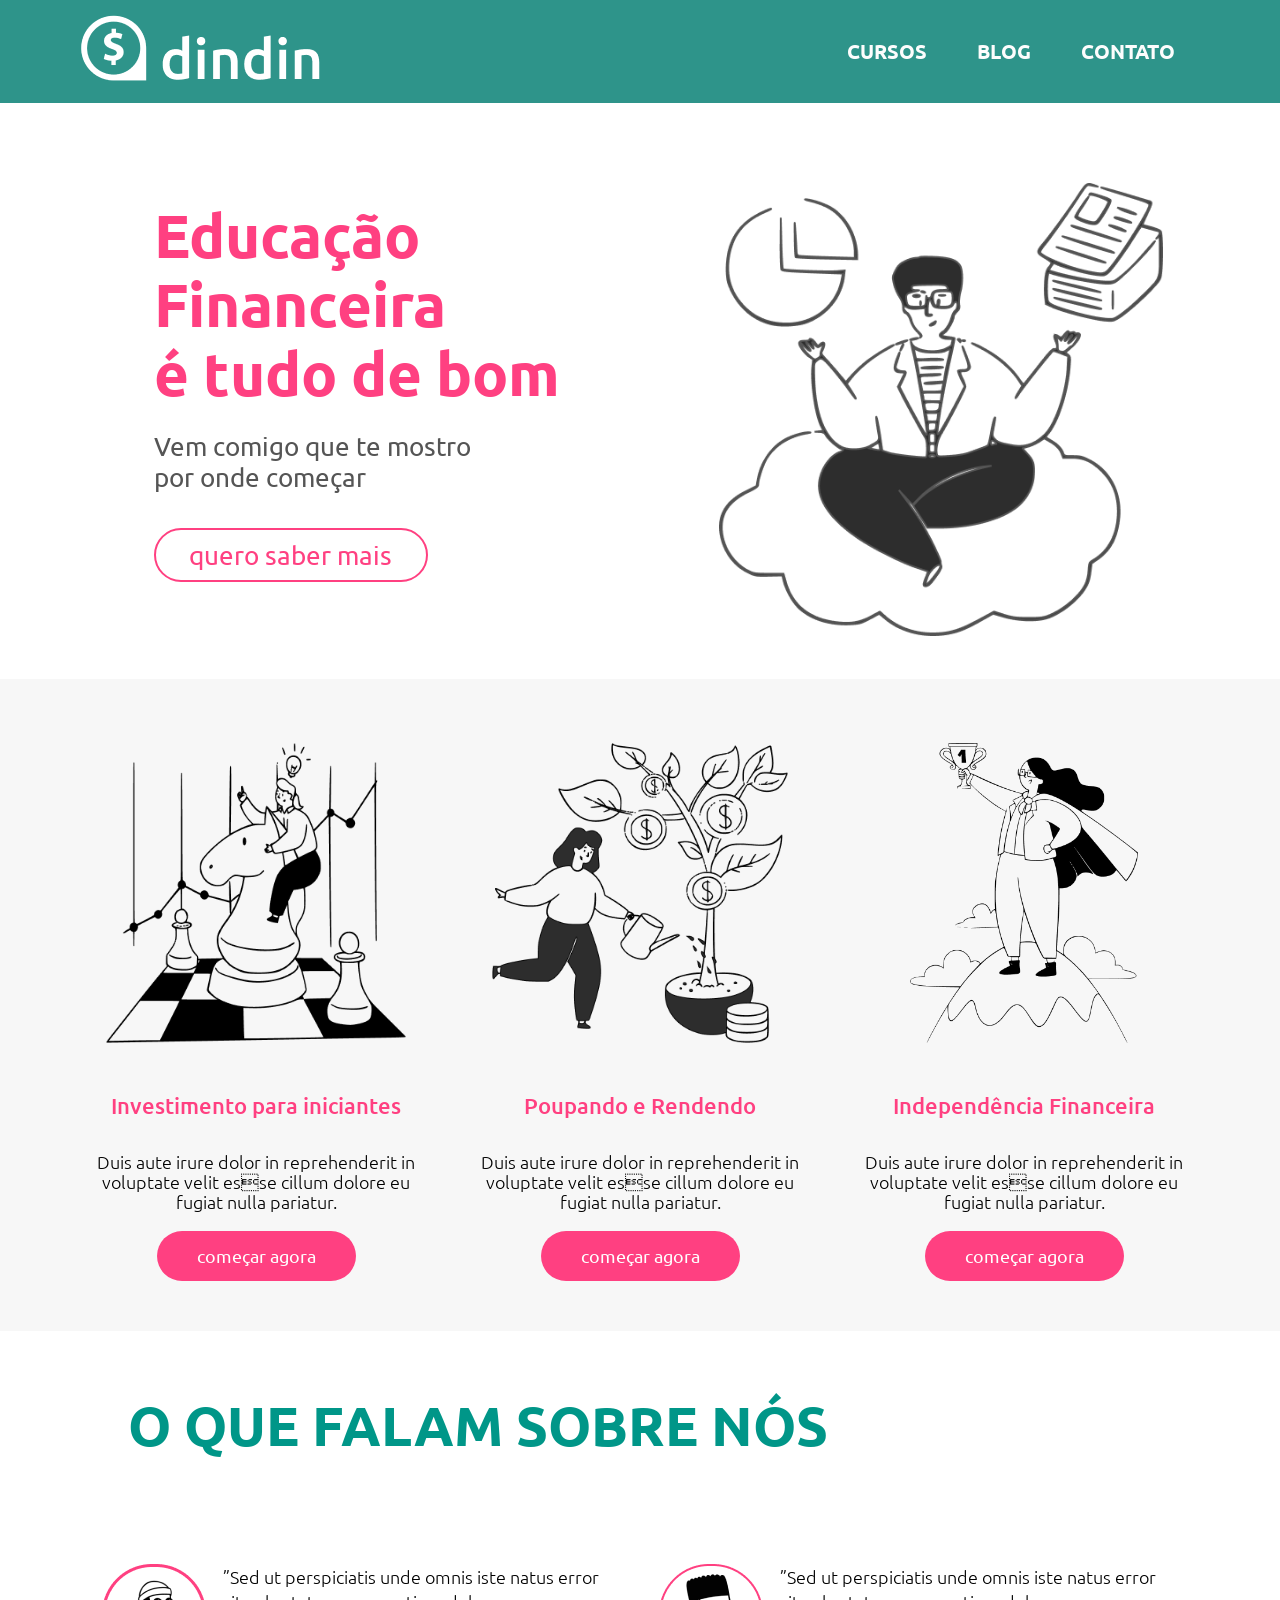
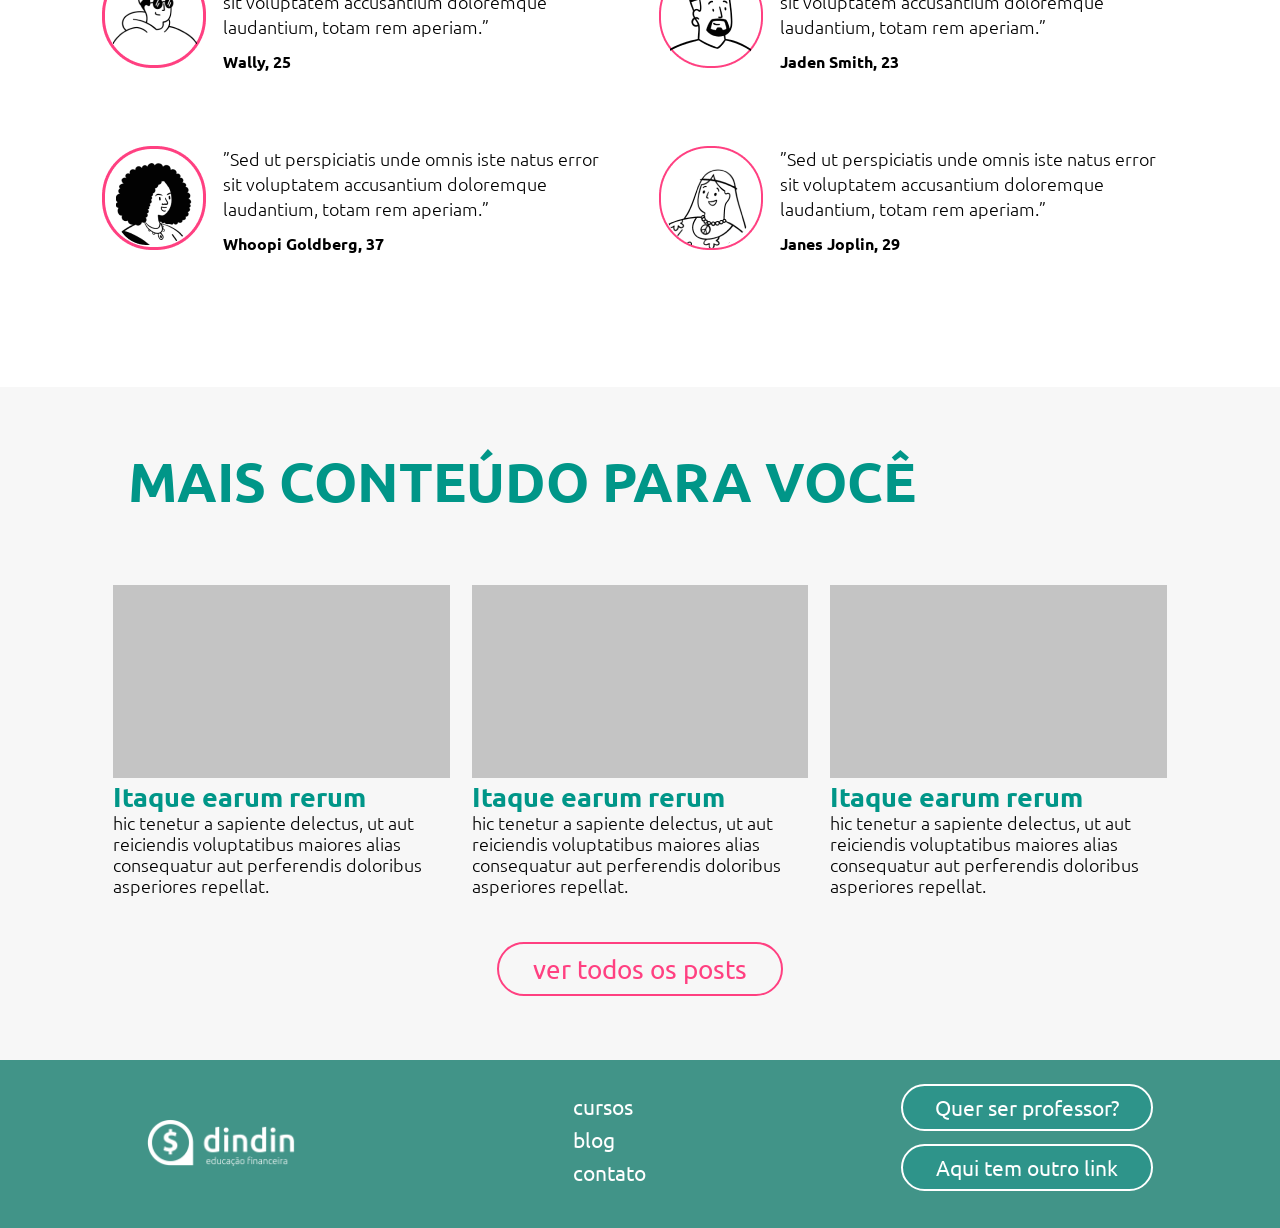
<file: index.html>
<!DOCTYPE html>
<html lang="pt-br">

<head>
    <meta charset="UTF-8">
    <meta http-equiv="X-UA-Compatible" content="IE=edge">
    <meta name="viewport" content="width=device-width, initial-scale=1.0">
    <link rel="stylesheet" href="./css/style.css">
    <link rel="stylesheet" href="./css/reutilizaveis.css">
    <link rel="preconnect" href="https://fonts.googleapis.com">
    <link rel="preconnect" href="https://fonts.gstatic.com" crossorigin>
    <link
        href="https://fonts.googleapis.com/css2?family=Ubuntu:ital,wght@0,300;0,400;0,500;0,700;1,300;1,400;1,500;1,700&display=swap"
        rel="stylesheet">
    <title>Dindin</title>
</head>

<body>
    <header class="header">
        <div class="logo">
            <a href="./index.html" class="">
                <img src="img/logo-header.png" alt="logo dindin">
            </a>
        </div>
        <nav class="navigation">
            <input type="checkbox" class="toggle-menu">
            <div class="hamburguer"></div>
            <ul class="menu">
                <li><a href="./paginas/cursos/index.html">CURSOS</a></li>
                <li><a href="./paginas/blog/index.html">BLOG</a></li>
                <li><a href="./paginas/contato/index.html">CONTATO</a></li>
            </ul>
        </nav>
    </header>
    <main>
        <section class="banner">
            <div class="banner__text">
                <h1>Educação Financeira</br> é tudo de bom</h1>
                <p>Vem comigo que te mostro por onde começar</p>
                <a href="./paginas/cursos/index.html"><button class="btn--outline">quero saber mais</button></a>
            </div>
            <div class="banner__image">
                <img src="img/ilustra-banner.png" alt="ilustração banner" />
            </div>
        </section>
        <section class="section-courses">
            <div  class="card-container">
                <div class="card-container__info">
                    <div class="card-container__img">
                        <img src="img/ilustra-poupando.png" alt="ilustração poupando" />
                    </div>
                    <div class="card-container__text ">
                        <h3>Investimento para iniciantes</h3>
                        <p class="text1">Duis aute irure dolor in reprehenderit in voluptate velit esse cillum dolore eu fugiat nulla pariatur.</p>
                        <a href="./paginas/curso/investimento.html" class="btn__courses">começar agora</a>
                    </div>
                </div>
                <hr>
                <div class="card-container__info">
                    <div class="card-container__img">
                        <img  href="./paginas/curso/investimento.html" src="./img/ilustra-investimento.png" alt="ilustrção poupando" />
                    </div>
                    <div class="card-container__text">
                        <h3>Poupando e Rendendo</h3>
                        <p class="text2">Duis aute irure dolor in reprehenderit in voluptate velit esse cillum dolore eu fugiat nulla
                            pariatur.</p>
                        <a href="./paginas/curso/poupando.html" class="btn__courses">começar agora</a>
                    </div>
                </div>
                <hr>
                <div class="card-container__info">
                    <div class="card-container__img">
                        <img  href="./paginas/curso/independencia.html" src="./img/ilustra-independencia.png" alt="ilustração poupando"/>
                    </div>
                    <div class="card-container__text">
                            <h3>Independência Financeira</h3>
                            <p>Duis aute irure dolor in reprehenderit in voluptate velit esse cillum dolore eu fugiat nulla
                            pariatur.
                            </p>
                            <a href="./paginas/curso/independencia.html"class="btn__courses">começar agora</a>
                    </div>
                </div>
            </div>
        </section>  
        <section class="coments-container">
            <div class="coments-container__title">
                <h2>O QUE FALAM SOBRE NÓS</h2>
            </div>
            <div class="coments-container__people">
                <div class="people">
                    <div class="people__first">
                        <div class="people__image">
                            <img src="img/icon-wally.png" alt="foto wally" />
                        </div>
                        <div class="people__text">
                            <p>”Sed ut perspiciatis unde omnis iste natus error sit voluptatem accusantium doloremque
                                laudantium, totam rem aperiam.”</p>
                            <h6>Wally, 25</h6>
                        </div>
                    </div>
                    <div class="people__first">
                        <div class="peolple__image">
                            <img src="img/icon-whoopi.png" alt="foto whoopi" />
                        </div>
                        <div class="people__text">
                            <p>”Sed ut perspiciatis unde omnis iste natus error sit voluptatem accusantium doloremque
                                laudantium, totam rem aperiam.”</p>
                            <h6>Whoopi Goldberg, 37</h6>
                        </div>
                    </div>
                </div>
                <div class="people">
                    <div class="people__second">
                        <div class="people__image">
                            <img src="img/icon-jaden.png" alt="foto jaden" />
                        </div>
                        <div class="people__text">
                            <p>”Sed ut perspiciatis unde omnis iste natus error sit voluptatem accusantium doloremque
                                laudantium, totam rem aperiam.”</p>
                            <h6>Jaden Smith, 23</h6>
                        </div>
                    </div>
                    <div class="people__second">
                        <div class="people__image">
                            <img src="img/icon-jane.png" alt="foto jane" />
                        </div>
                        <div class="people__text">
                            <p>”Sed ut perspiciatis unde omnis iste natus error sit voluptatem accusantium doloremque
                                laudantium, totam rem aperiam.”</p>
                            <h6>Janes Joplin, 29</h6>
                        </div>
                    </div>
                </div>
            </div>
        </section>
        <section class="info-container">
            <div class="info-container__title">
                <h2>MAIS CONTEÚDO PARA VOCÊ</h2>
            </div>
            <div class="info-container__flex">
                <a href="./paginas/post/index.html">
                <div class="info-content">
                    <img src="img/img-cinza.png" alt="imagem default" />
                    <h3>Itaque earum rerum</h3>
                    <p> hic tenetur a sapiente delectus, ut aut reiciendis voluptatibus maiores alias consequatur aut
                        perferendis doloribus asperiores repellat.</p>
                </div>
                </a>
                <a href="./paginas/post/index.html">
                <div class="info-content">
                    <img src="img/img-cinza.png" alt="imagem default" />
                    <h3>Itaque earum rerum</h3>
                    <p> hic tenetur a sapiente delectus, ut aut reiciendis voluptatibus maiores alias consequatur aut
                        perferendis doloribus asperiores repellat.</p>
                </div>
                </a>
                <a href="./paginas/post/index.html">
                <div class="info-content">
                    <img src="img/img-cinza.png" alt="imagem default" />
                    <h3>Itaque earum rerum</h3>
                    <p> hic tenetur a sapiente delectus, ut aut reiciendis voluptatibus maiores alias consequatur aut
                        perferendis doloribus asperiores repellat.</p>
                </div>
                </a>
            </div>
            <a href="./paginas/blog/index.html" class="btn--outline btn--post">ver todos os posts</a>
        </section>
    </main>
    <footer class="footer">
        <div class="footer__logo">
            <a href="./index.html">
                <img class="img-responsive " src="./img/logo-footer.png" alt="Logo da Didin Educação financeira">
            </a>
        </div>

        <ul class="footer__nav">
            <li><a href="./paginas/cursos/index.html" class="footer__nav-link">cursos</a></li>
            <li><a href="./paginas/blog/index.html" class="footer__nav-link">blog</a></li>
            <li><a href="./paginas/contato/index.html" class="footer__nav-link">contato</a></li>
        </ul>

        <div class="footer__others-links">
            <a href="./paginas/contato/index.html">Quer ser professor?</a>
            <a href="./index.html">Aqui tem outro link</a>
        </div>
    </footer>
</body>

</html>
</file>
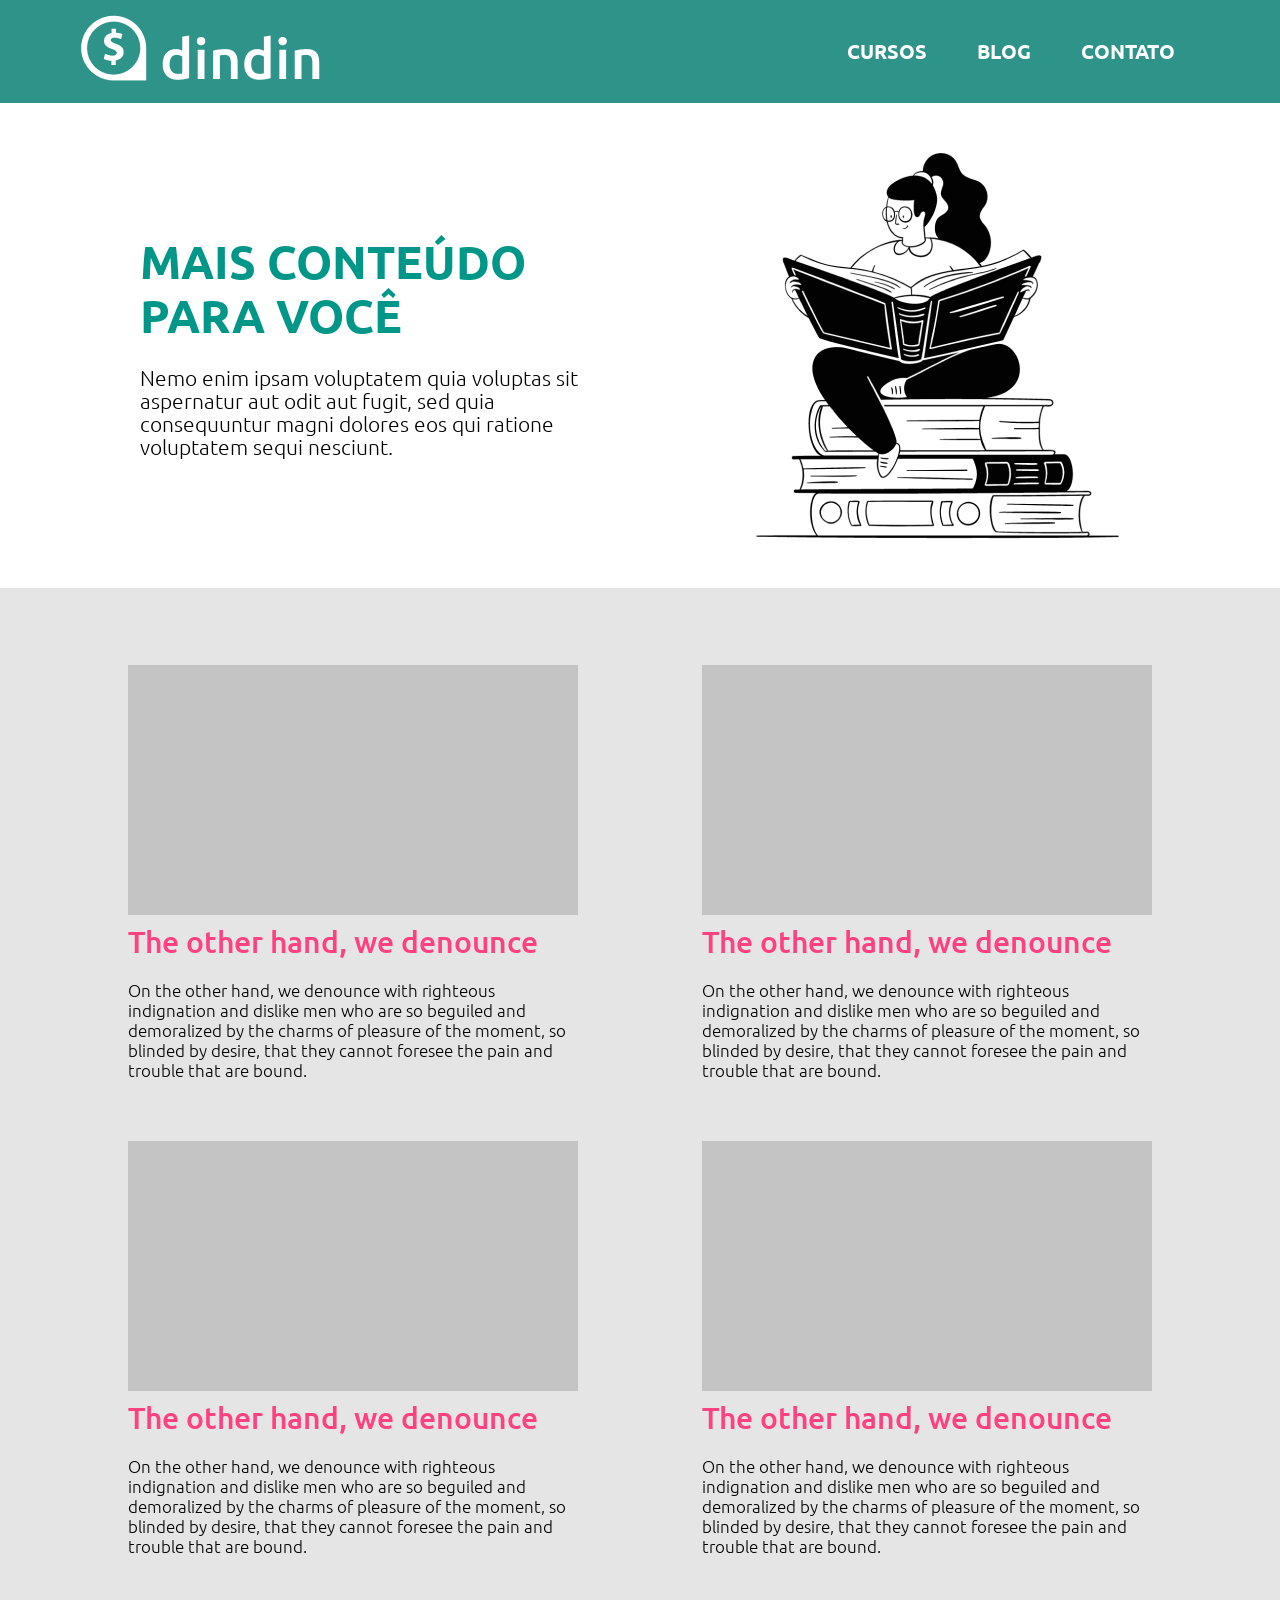
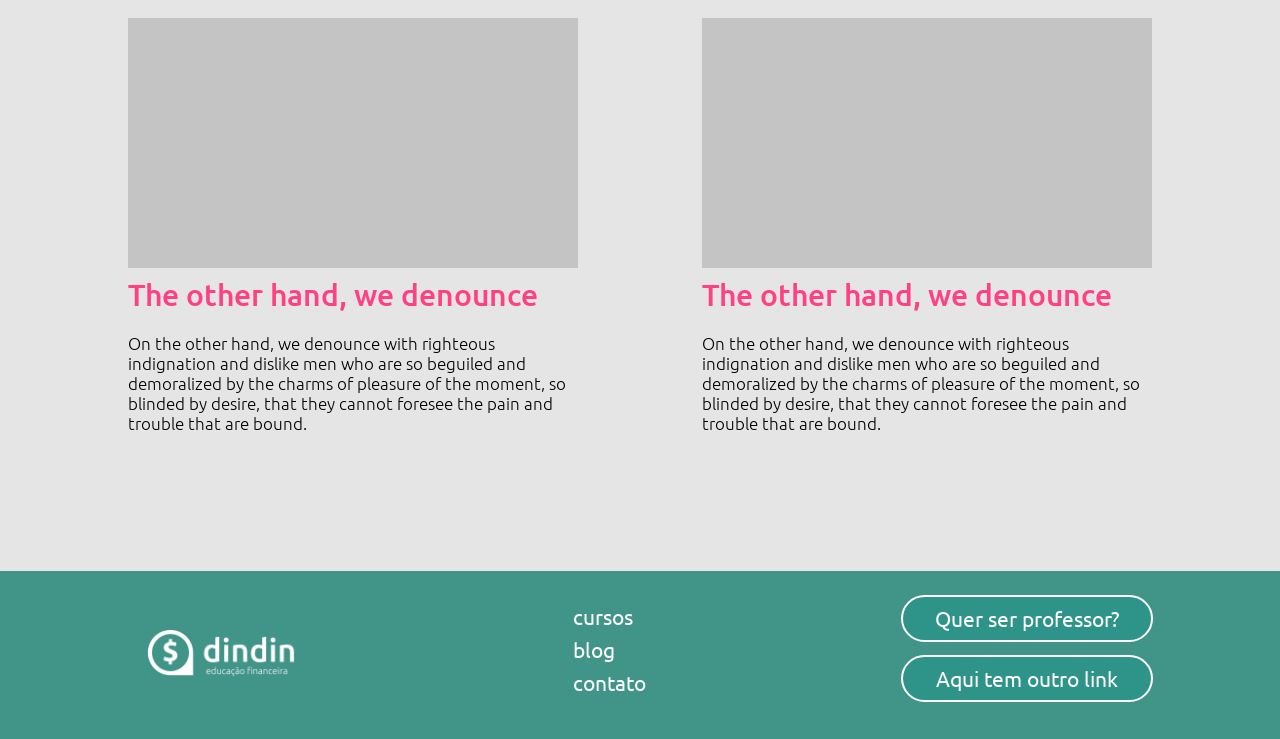
<file: paginas/blog/index.html>
<!DOCTYPE html>
<html lang="pt-br">
<head>
    <meta charset="UTF-8">
    <meta http-equiv="X-UA-Compatible" content="IE=edge">
    <meta name="viewport" content="width=device-width, initial-scale=1.0">
    <link rel="preconnect" href="https://fonts.googleapis.com">
    <link rel="preconnect" href="https://fonts.gstatic.com" crossorigin>
    <link href="https://fonts.googleapis.com/css2?family=Ubuntu:ital,wght@0,300;0,400;0,500;1,300;1,400;1,700&display=swap" rel="stylesheet">
    <link rel="stylesheet" href="../../css/reutilizaveis.css">
    <link rel="stylesheet" href="./style.css">

    <title>Dindin - Blog</title>

</head>
<body>
    <banner >
        <div class="header">
            <div class="logo">
                <a href="../../index.html" class="">
                    <img src="../../img/logo-header.png" alt="logo dindin" >
                </a>
            </div>
            <nav class="navigation">
                <input type="checkbox" class="toggle-menu">
                <div class="hamburguer"></div>
                <ul class="menu">
                    <li><a href="../cursos/index.html">CURSOS</a></li>
                    <li><a href="../blog/index.html">BLOG</a></li>
                    <li><a href="../contato/index.html">CONTATO</a></li>
                </ul>
            </nav>
        </div>
        <div class="banner">
            <div class="banner__description">
                <h1 class="color-green">MAIS CONTEÚDO PARA VOCÊ</h1>
                <p>Nemo enim ipsam voluptatem quia voluptas sit aspernatur aut odit aut fugit, sed quia consequuntur magni dolores eos qui ratione voluptatem sequi nesciunt.</p>
            </div>
            <img class="banner__illustration" src="../../img/ilustra-blog.png" alt="Logo do banner">
        </div>
    </header>
    <main>
        <section class="container-article">
            <article class="card-article">
                <a href="../post/index.html">
                    <div class="card-article__img">
                        <img  src="../../img/img-cinza.png" alt="Foto de uma imagem cinza">
                    </div>
                    
                    <div class="card-article__description">
                        <h2>The other hand, we denounce</h2>
                        <p>On the other hand, we denounce with righteous indignation and dislike men who are so beguiled and demoralized by the charms of pleasure of the moment, so blinded by desire, that they cannot foresee the pain and trouble that are bound.</p>
                    </div>
                </a>
            </article>
            <article class="card-article">
                <a href="../post/index.html">
                    <div class="card-article__img">
                        <img  src="../../img/img-cinza.png" alt="Foto de uma imagem cinza">
                    </div>
                    
                    <div class="card-article__description">
                        <h2>The other hand, we denounce</h2>
                        <p>On the other hand, we denounce with righteous indignation and dislike men who are so beguiled and demoralized by the charms of pleasure of the moment, so blinded by desire, that they cannot foresee the pain and trouble that are bound.</p>
                    </div>
                </a>
            </article>
            <article class="card-article">
                <a href="../post/index.html">
                    <div class="card-article__img">
                        <img  src="../../img/img-cinza.png" alt="Foto de uma imagem cinza">
                    </div>
                    
                    <div class="card-article__description">
                        <h2>The other hand, we denounce</h2>
                        <p>On the other hand, we denounce with righteous indignation and dislike men who are so beguiled and demoralized by the charms of pleasure of the moment, so blinded by desire, that they cannot foresee the pain and trouble that are bound.</p>
                    </div>
                </a>
            </article>
            <article class="card-article">
                <a href="../post/index.html">
                    <div class="card-article__img">
                        <img  src="../../img/img-cinza.png" alt="Foto de uma imagem cinza">
                    </div>
                    
                    <div class="card-article__description">
                        <h2>The other hand, we denounce</h2>
                        <p>On the other hand, we denounce with righteous indignation and dislike men who are so beguiled and demoralized by the charms of pleasure of the moment, so blinded by desire, that they cannot foresee the pain and trouble that are bound.</p>
                    </div>
                </a>
            </article>
            <article class="card-article">
                <a href="../post/index.html">
                    <div class="card-article__img">
                        <img  src="../../img/img-cinza.png" alt="Foto de uma imagem cinza">
                    </div>
                    
                    <div class="card-article__description">
                        <h2>The other hand, we denounce</h2>
                        <p>On the other hand, we denounce with righteous indignation and dislike men who are so beguiled and demoralized by the charms of pleasure of the moment, so blinded by desire, that they cannot foresee the pain and trouble that are bound.</p>
                    </div>
                </a>
            </article>
            <article class="card-article">
                <a href="../post/index.html">
                    <div class="card-article__img">
                        <img  src="../../img/img-cinza.png" alt="Foto de uma imagem cinza">
                    </div>
                    
                    <div class="card-article__description">
                        <h2>The other hand, we denounce</h2>
                        <p>On the other hand, we denounce with righteous indignation and dislike men who are so beguiled and demoralized by the charms of pleasure of the moment, so blinded by desire, that they cannot foresee the pain and trouble that are bound.</p>
                    </div>
                </a>
            </article>
        </section>
    </main> 
    <footer class="footer">
        <div class="footer__logo">
            <a href="../../index.html">
                <img class="img-responsive " src="./../../img/logo-footer.png" alt="Logo da Didin Educação financeira">
            </a>
        </div>

        <ul class="footer__nav">
            <li><a href="../cursos/index.html" class="footer__nav-link">cursos</a></li>
            <li><a href="../blog/index.html" class="footer__nav-link">blog</a></li>
            <li><a href="../contato/index.html" class="footer__nav-link">contato</a></li>
        </ul>

        <div class="footer__others-links">
            <a href="../contato/index.html">Quer ser professor?</a>
            <a href="../../index.html">Aqui tem outro link</a>
        </div>
    </footer>

</body>
</html>
</file>
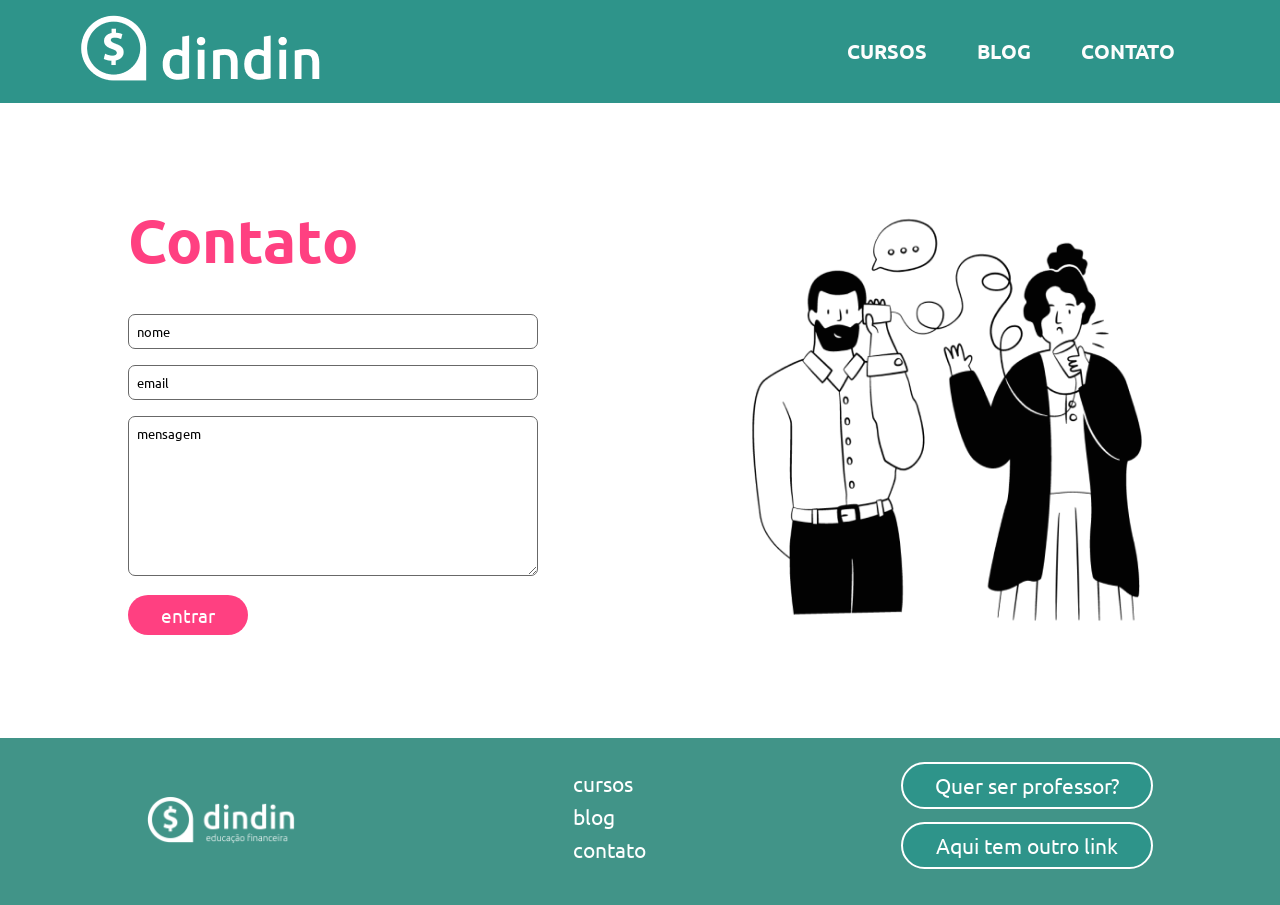
<file: paginas/contato/index.html>
<!DOCTYPE html>
<html lang="pt-br">

<head>
    <meta charset="UTF-8">
    <meta http-equiv="X-UA-Compatible" content="IE=edge">
    <meta name="viewport" content="width=device-width, initial-scale=1.0">
    <link rel="preconnect" href="https://fonts.googleapis.com">
    <link rel="preconnect" href="https://fonts.gstatic.com" crossorigin>
    <link
        href="https://fonts.googleapis.com/css2?family=Ubuntu:ital,wght@0,300;0,400;0,500;1,300;1,400;1,700&display=swap"
        rel="stylesheet">
    <link rel="stylesheet" href="./style.css">
    <link rel="stylesheet" href="../../css/reutilizaveis.css">
    <title>Contato</title>
</head>

<body>
    <header class="header">
        <div class="logo">
            <a href="../../index.html" class="">
                <img src="../../img/logo-header.png" alt="logo dindin" >
            </a>
        </div>
        <nav class="navigation">
            <input type="checkbox" class="toggle-menu">
            <div class="hamburguer"></div>
            <ul class="menu">
                <li><a href="../cursos/index.html">CURSOS</a></li>
                <li><a href="../blog/index.html">BLOG</a></li>
                <li><a href="../contato/index.html">CONTATO</a></li>
            </ul>
        </nav>
    </header>
    <main>
        <section class="container">

            <div class="contact-box">
                <div class="container-form">
                    <h1>Contato</h1>
                    <img class="inside-responsive" src="../../img/ilustra-contato.png">
                    <form>
                        <input class="field1" type="text" id="fname" name="fname" value="nome">
                        <input class="field1" type="text" id="ename" name="lname" value="email">
                        <textarea class="field2" type="text" id="mname" name="lname"
                            value="mensagem">mensagem</textarea>
                        <button class="btn--contact">entrar</button>
                    </form>
                </div>

                <img class="inside" src="../../img/ilustra-contato.png">
            </div>
        </section>
    </main>

    <footer class="footer">
        <div class="footer__logo">
            <a href="../../index.html">
                <img class="img-responsive " src="./../../img/logo-footer.png" alt="Logo da Didin Educação financeira">
            </a>
          </div>

        <ul class="footer__nav">
            <li><a href="../cursos/index.html" class="footer__nav-link">cursos</a></li>
            <li><a href="../blog/index.html" class="footer__nav-link">blog</a></li>
            <li><a href="../contato/index.html" class="footer__nav-link">contato</a></li>
        </ul>

        <div class="footer__others-links">
            <a href="../contato/index.html">Quer ser professor?</a>
            <a href="../../index.html">Aqui tem outro link</a>
        </div>
    </footer>
</body>

</html>
</file>
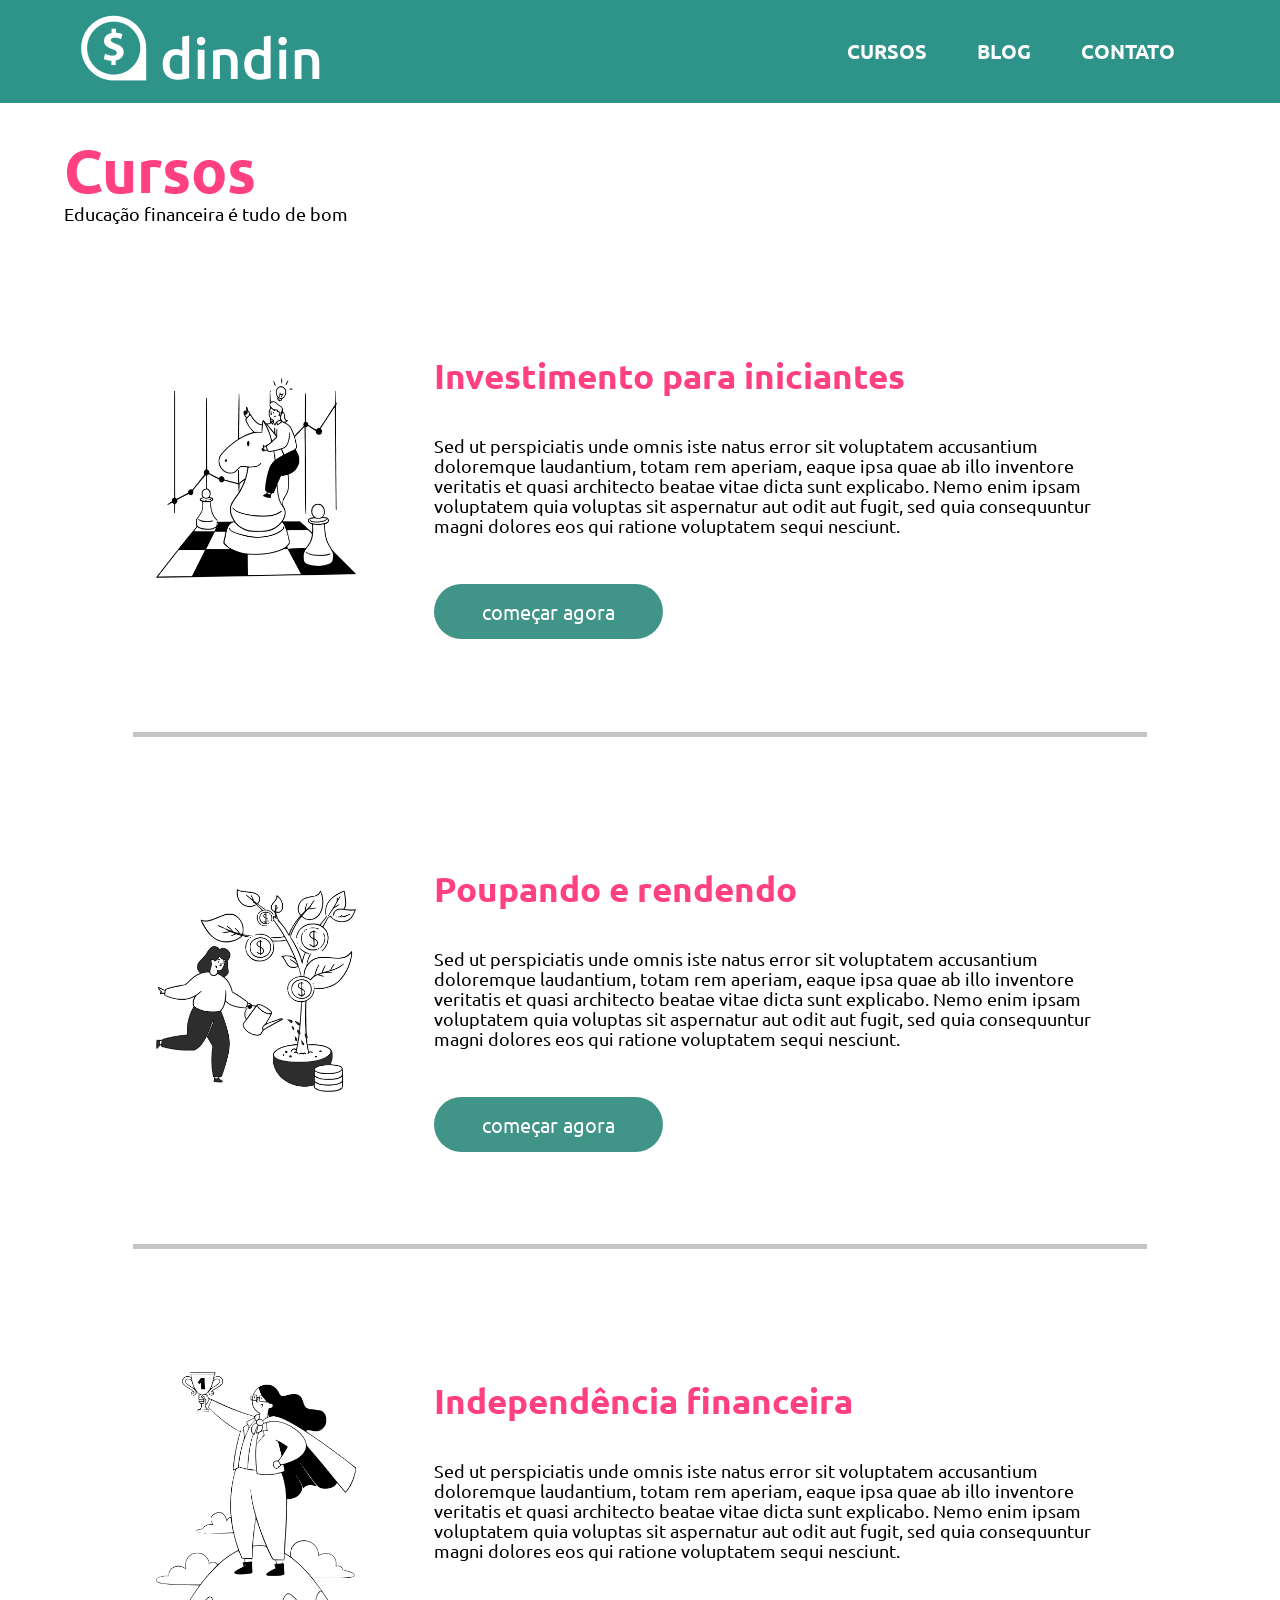
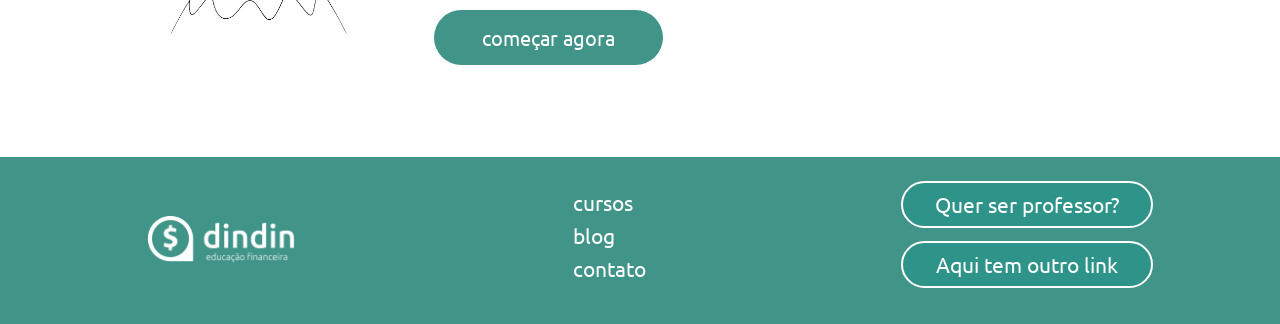
<file: paginas/cursos/index.html>
<!DOCTYPE html>
<html lang="pt-br">

<head>
    <meta charset="UTF-8">
    <meta http-equiv="X-UA-Compatible" content="IE=edge">
    <meta name="viewport" content="width=device-width, initial-scale=1.0">
    <link rel="stylesheet" href="../../css/style.css">
    <link rel="stylesheet" href="./style.css">
    <link rel="stylesheet" href="../../css/reutilizaveis.css">
    <link rel="preconnect" href="https://fonts.googleapis.com">
    <link rel="preconnect" href="https://fonts.gstatic.com" crossorigin>
    <link
        href="https://fonts.googleapis.com/css2?family=Ubuntu:ital,wght@0,300;0,400;0,500;1,300;1,400;1,700&display=swap"
        rel="stylesheet">
    <title>Cursos</title>
</head>

<body>
    
    <header class="header">
        <div class="logo">
            <a href="../../index.html">
                <img src="../../img/logo-header.png" alt="logo dindin" >
            </a>
        </div>
        <nav class="navigation">
            <input type="checkbox" class="toggle-menu">
            <div class="hamburguer"></div>
            <ul class="menu">
                <li><a href="../cursos/index.html">CURSOS</a></li>
                <li><a href="../blog/index.html">BLOG</a></li>
                <li><a href="../contato/index.html">CONTATO</a></li>
            </ul>
        </nav>
    </header>

    <main>
        <div class="container">

        <div class="Title">
            <h1>Cursos</h1>
            <p>Educação financeira é tudo de bom</p>
        </div>
        <section class="container__course">

            <section class="courses-box">
                <img
                    src="../../img/ilustra-poupando.png">
                <div class="inside">
                    <h2>Investimento para iniciantes</h2>
                    <p>Sed ut perspiciatis unde omnis iste natus error sit voluptatem accusantium doloremque laudantium,
                        totam rem aperiam, eaque ipsa quae ab illo inventore veritatis et quasi architecto beatae vitae
                        dicta sunt explicabo. Nemo enim ipsam voluptatem quia voluptas sit aspernatur aut odit aut fugit,
                        sed quia consequuntur magni dolores eos qui ratione voluptatem sequi nesciunt. </p>
                   <a href="../curso/investimento.html"><button class="btn__course">começar agora</button></a>
                </div>
            </section>

            <div class="line"></div>

            <section class="courses-box">
                <img
                    src="../../img/ilustra-investimento.png">
                <div class="inside">
                    <h2>Poupando e rendendo</h2>
                    <p>Sed ut perspiciatis unde omnis iste natus error sit voluptatem accusantium doloremque laudantium,
                        totam rem aperiam, eaque ipsa quae ab illo inventore veritatis et quasi architecto beatae vitae
                        dicta sunt explicabo. Nemo enim ipsam voluptatem quia voluptas sit aspernatur aut odit aut fugit,
                        sed quia consequuntur magni dolores eos qui ratione voluptatem sequi nesciunt. </p>
                    <a href="../curso/poupando.html"><button class="btn__course">começar agora</button></a>
                </div>
            </section>

            <div class="line"></div>

            <section class="courses-box">
                <img src="../../img/ilustra-independencia.png">
                <div class="inside">
                    <h2>Independência financeira</h2>
                    <p>Sed ut perspiciatis unde omnis iste natus error sit voluptatem accusantium doloremque laudantium,
                        totam rem aperiam, eaque ipsa quae ab illo inventore veritatis et quasi architecto beatae vitae
                        dicta sunt explicabo. Nemo enim ipsam voluptatem quia voluptas sit aspernatur aut odit aut fugit,
                        sed quia consequuntur magni dolores eos qui ratione voluptatem sequi nesciunt. </p>
                    <a href="../curso/independencia.html"><button  class="btn__course">começar agora</button></a>
                </div>
            </section>
        </section>
    </div>

    </main>

    <footer class="footer">
        <div class="footer__logo">
            <a href="../../index.html">
                <img class="img-responsive " src="./../../img/logo-footer.png" alt="Logo da Didin Educação financeira">
            </a>
        </div>

        <ul class="footer__nav">
            <li><a href="../cursos/index.html" class="footer__nav-link">cursos</a></li>
            <li><a href="../blog/index.html" class="footer__nav-link">blog</a></li>
            <li><a href="../contato/index.html" class="footer__nav-link">contato</a></li>
        </ul>

        <div class="footer__others-links">
            <a href="../contato/index.html">Quer ser professor?</a>
            <a href="../../index.html">Aqui tem outro link</a>
        </div>
    </footer>
</body>

</html>
</file>
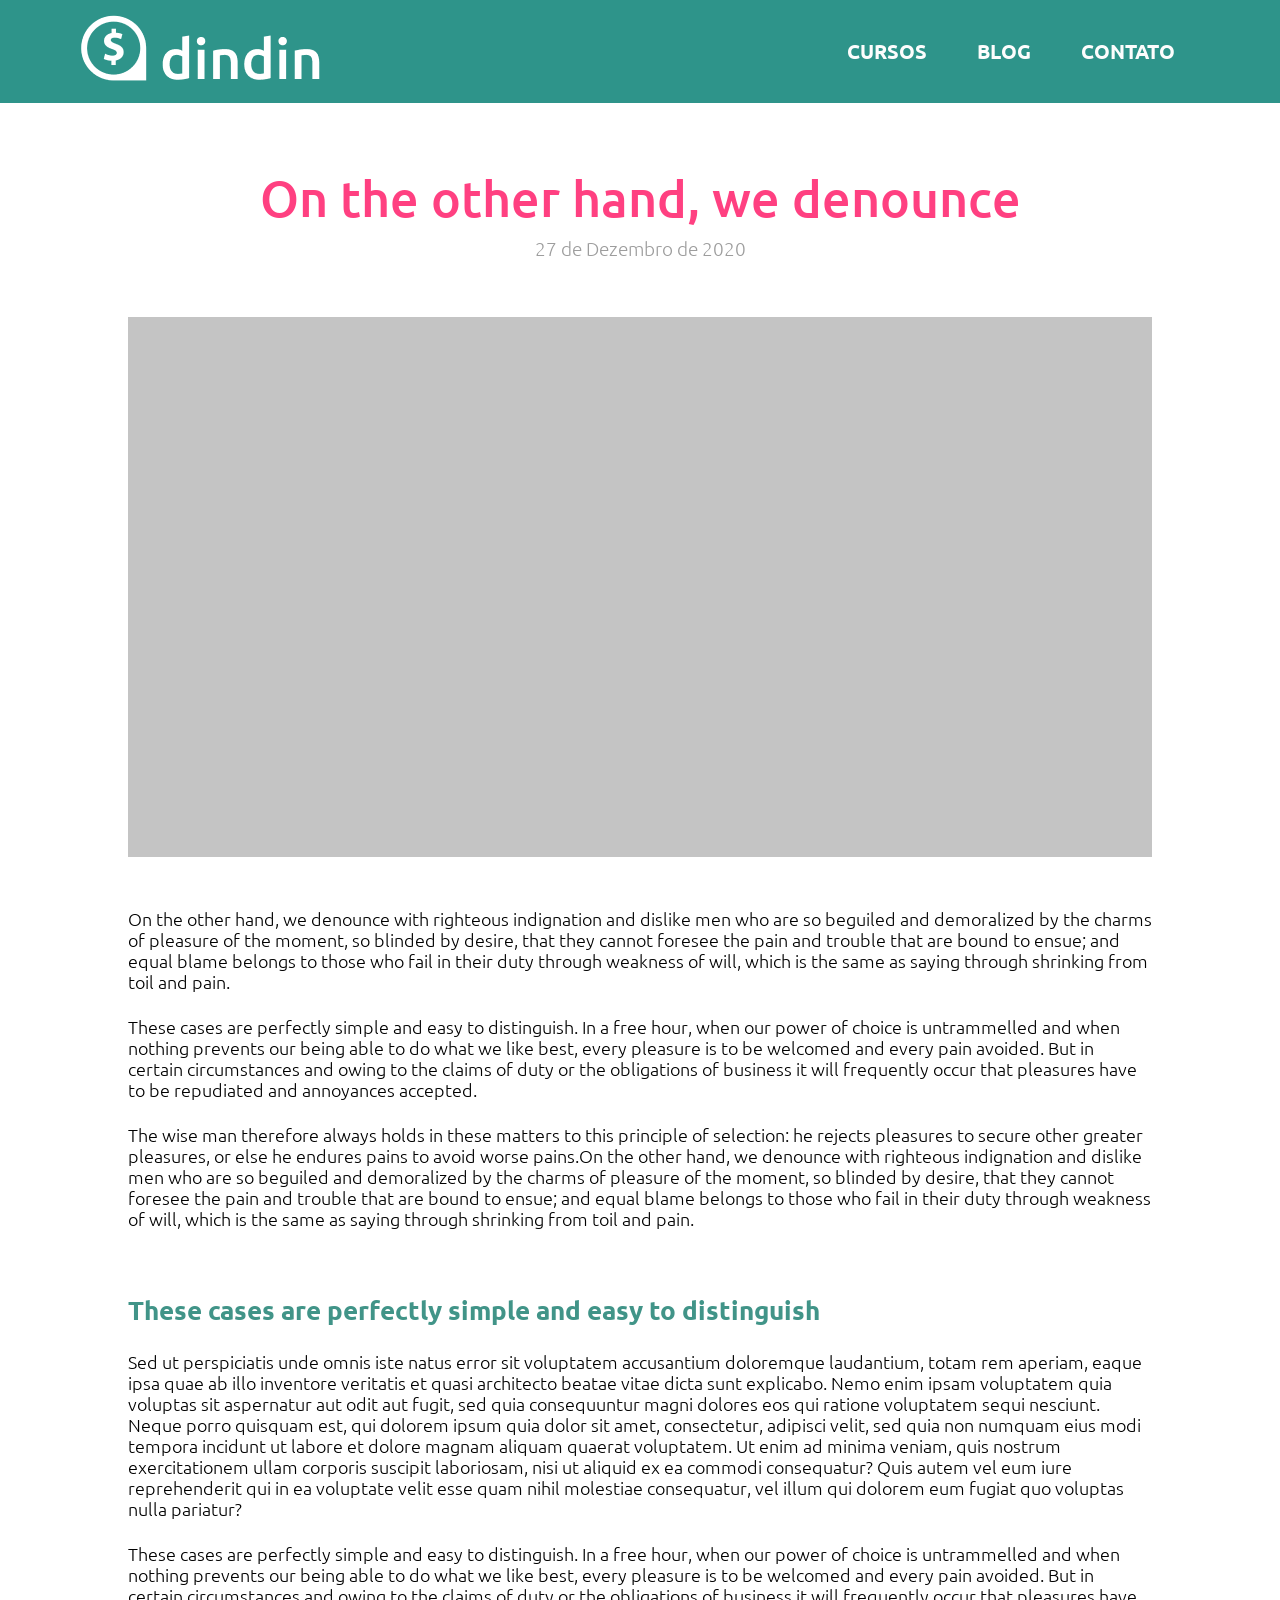
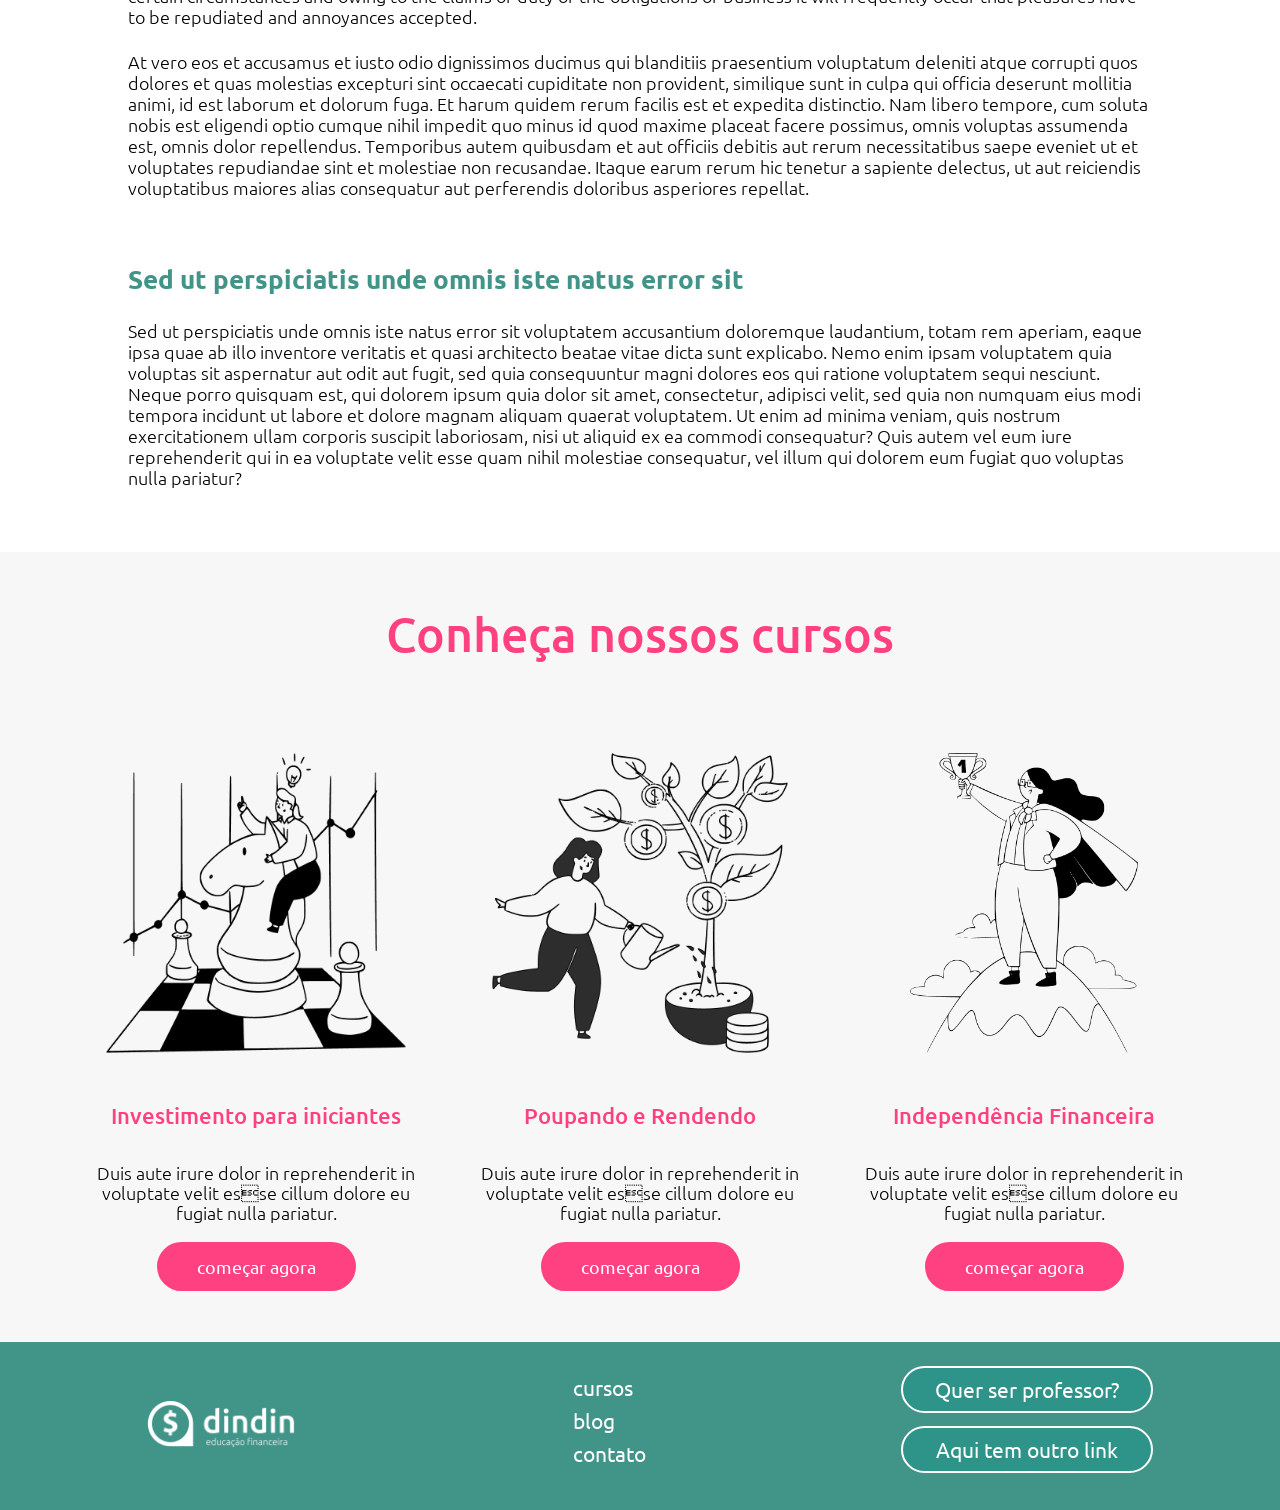
<file: paginas/post/index.html>
<!DOCTYPE html>
<html lang="pt-br">
<head>
    <meta charset="UTF-8">
    <meta http-equiv="X-UA-Compatible" content="IE=edge">
    <meta name="viewport" content="width=device-width, initial-scale=1.0">
    <link rel="stylesheet" href="./style.css">
    <link rel="stylesheet" href="../../css/reutilizaveis.css">
    <link rel="preconnect" href="https://fonts.googleapis.com">
    <link rel="preconnect" href="https://fonts.gstatic.com" crossorigin>
    <link href="https://fonts.googleapis.com/css2?family=Ubuntu:ital,wght@0,300;0,400;0,500;1,300;1,400;1,700&display=swap" rel="stylesheet">
    <title>Post</title>
</head>
<body>
    
    <header class="header">
        <div class="logo">
            <a href="../../index.html" class="">
                <img src="../../img/logo-header.png" alt="logo dindin" >
            </a>
        </div>
        <nav class="navigation">
            <input type="checkbox" class="toggle-menu">
            <div class="hamburguer"></div>
            <ul class="menu">
                <li><a href="../cursos/index.html">CURSOS</a></li>
                <li><a href="../blog/index.html">BLOG</a></li>
                <li><a href="../contato/index.html">CONTATO</a></li>
            </ul>
        </nav>
    </header>
    <main>
        <section >
            <div class="container">
            <h1 class="container__main-title">On the other hand, we denounce</h1>
            <p class="container__paragrafo-date">27 de Dezembro de 2020</p>
            <div class="section-posts">
                    <div class="section-posts__photo">
                        <img src="../../img/img-cinza.png" alt="">
                    </div>
                    <div  class="section-posts__paragraph">
                        <p>On the other hand, we denounce with righteous indignation and dislike men who are so beguiled and demoralized by the charms of pleasure of the moment, so blinded by desire, that they cannot foresee the pain and trouble that are bound to ensue; and equal blame belongs to those who fail in their duty through weakness of will, which is the same as saying through shrinking from toil and pain. </p>
                        <p>These cases are perfectly simple and easy to distinguish. In a free hour, when our power of choice is untrammelled and when nothing prevents our being able to do what we like best, every pleasure is to be welcomed and every pain avoided. But in certain circumstances and owing to the claims of duty or the obligations of business it will frequently occur that pleasures have to be repudiated and annoyances accepted.</p>
                        <p>The wise man therefore always holds in these matters to this principle of selection: he rejects pleasures to secure other greater pleasures, or else he endures pains to avoid worse pains.On the other hand, we denounce with righteous indignation and dislike men who are so beguiled and demoralized by the charms of pleasure of the moment, so blinded by desire, that they cannot foresee the pain and trouble that are bound to ensue; and equal blame belongs to those who fail in their duty through weakness of will, which is the same as saying through shrinking from toil and pain. </p>
                    </div>    
            </div>
            <div class="section-posts">
                <h2>These cases are perfectly simple and easy to distinguish</h2>
                <div class="section-posts__paragraph">
                    <p>
                        Sed ut perspiciatis unde omnis iste natus error sit voluptatem accusantium doloremque laudantium, totam rem aperiam, eaque ipsa quae ab illo inventore veritatis et quasi architecto beatae vitae dicta sunt explicabo. Nemo enim ipsam voluptatem quia voluptas sit aspernatur aut odit aut fugit, sed quia consequuntur magni dolores eos qui ratione voluptatem sequi nesciunt. Neque porro quisquam est, qui dolorem ipsum quia dolor sit amet, consectetur, adipisci velit, sed quia non numquam eius modi tempora incidunt ut labore et dolore magnam aliquam quaerat voluptatem. Ut enim ad minima veniam, quis nostrum exercitationem ullam corporis suscipit laboriosam, nisi ut aliquid ex ea commodi consequatur? Quis autem vel eum iure reprehenderit qui in ea voluptate velit esse quam nihil molestiae consequatur, vel illum qui dolorem eum fugiat quo voluptas nulla pariatur?
                    </p>
                    <p>These cases are perfectly simple and easy to distinguish. In a free hour, when our power of choice is untrammelled and when nothing prevents our being able to do what we like best, every pleasure is to be welcomed and every pain avoided. But in certain circumstances and owing to the claims of duty or the obligations of business it will frequently occur that pleasures have to be repudiated and annoyances accepted.</p>
                    <p>At vero eos et accusamus et iusto odio dignissimos ducimus qui blanditiis praesentium voluptatum deleniti atque corrupti quos dolores et quas molestias excepturi sint occaecati cupiditate non provident, similique sunt in culpa qui officia deserunt mollitia animi, id est laborum et dolorum fuga. Et harum quidem rerum facilis est et expedita distinctio. Nam libero tempore, cum soluta nobis est eligendi optio cumque nihil impedit quo minus id quod maxime placeat facere possimus, omnis voluptas assumenda est, omnis dolor repellendus. Temporibus autem quibusdam et aut officiis debitis aut rerum necessitatibus saepe eveniet ut et voluptates repudiandae sint et molestiae non recusandae. Itaque earum rerum hic tenetur a sapiente delectus, ut aut reiciendis voluptatibus maiores alias consequatur aut perferendis doloribus asperiores repellat.
                    </p>
                </div>    
            </div>
            <div class="section-posts">
                <h3>Sed ut perspiciatis unde omnis iste natus error sit </h3>
                <div  class="section-posts__paragraph">
                    <p>Sed ut perspiciatis unde omnis iste natus error sit voluptatem accusantium doloremque laudantium, totam rem aperiam, eaque ipsa quae ab illo inventore veritatis et quasi architecto beatae vitae dicta sunt explicabo. Nemo enim ipsam voluptatem quia voluptas sit aspernatur aut odit aut fugit, sed quia consequuntur magni dolores eos qui ratione voluptatem sequi nesciunt. Neque porro quisquam est, qui dolorem ipsum quia dolor sit amet, consectetur, adipisci velit, sed quia non numquam eius modi tempora incidunt ut labore et dolore magnam aliquam quaerat voluptatem. Ut enim ad minima veniam, quis nostrum exercitationem ullam corporis suscipit laboriosam, nisi ut aliquid ex ea commodi consequatur? Quis autem vel eum iure reprehenderit qui in ea voluptate velit esse quam nihil molestiae consequatur, vel illum qui dolorem eum fugiat quo voluptas nulla pariatur?
                    </p>
                </div>
            </div>
        </div>
        </section>
        <section class="section-courses">
            <h4>Conheça nossos cursos</h4>
            <div  class="card-container">
                <div class="card-container__info">
                    <div class="card-container__img">
                        <img src="../../img/ilustra-poupando.png" alt="ilustração poupando" />
                    </div>
                    <div class="card-container__text ">
                        <h3>Investimento para iniciantes</h3>
                        <p class="text1">Duis aute irure dolor in reprehenderit in voluptate velit esse cillum dolore eu fugiat nulla pariatur.</p>
                        <a href="../curso/investimento.html" class="btn__courses">começar agora</a>
                    </div>
                </div>
                <hr>
                <div class="card-container__info">
                    <div class="card-container__img">
                        <img  href="../curso/investimento.html" src="../../img/ilustra-investimento.png" alt="ilustrção poupando" />
                    </div>
                    <div class="card-container__text">
                        <h3>Poupando e Rendendo</h3>
                        <p class="text2">Duis aute irure dolor in reprehenderit in voluptate velit esse cillum dolore eu fugiat nulla
                            pariatur.</p>
                        <a href="../curso/poupando.html" class="btn__courses">começar agora</a>
                    </div>
                </div>
                <hr>
                <div class="card-container__info">
                    <div class="card-container__img">
                        <img  href="../curso/investimento.html" src="../../img/ilustra-independencia.png" alt="ilustração poupando"/>
                    </div>
                    <div class="card-container__text">
                            <h3>Independência Financeira</h3>
                            <p>Duis aute irure dolor in reprehenderit in voluptate velit esse cillum dolore eu fugiat nulla
                            pariatur.
                            </p>
                            <a href="../curso/independencia.html"class="btn__courses">começar agora</a>
                    </div>
                </div>
            </div>
        </section>     
    </main>
    <footer class="footer">
        <div class="footer__logo">
            <a href="../../index.html">
                <img class="img-responsive " src="./../../img/logo-footer.png" alt="Logo da Didin Educação financeira">
            </a>
        </div>

        <ul class="footer__nav">
            <li><a href="../cursos/index.html" class="footer__nav-link">cursos</a></li>
            <li><a href="../blog/index.html" class="footer__nav-link">blog</a></li>
            <li><a href="../contato/index.html" class="footer__nav-link">contato</a></li>
        </ul>

        <div class="footer__others-links">
            <a href="../contato/index.html">Quer ser professor?</a>
            <a href="../../index.html">Aqui tem outro link</a>
        </div>
    </footer>
</body>
</html>
</file>
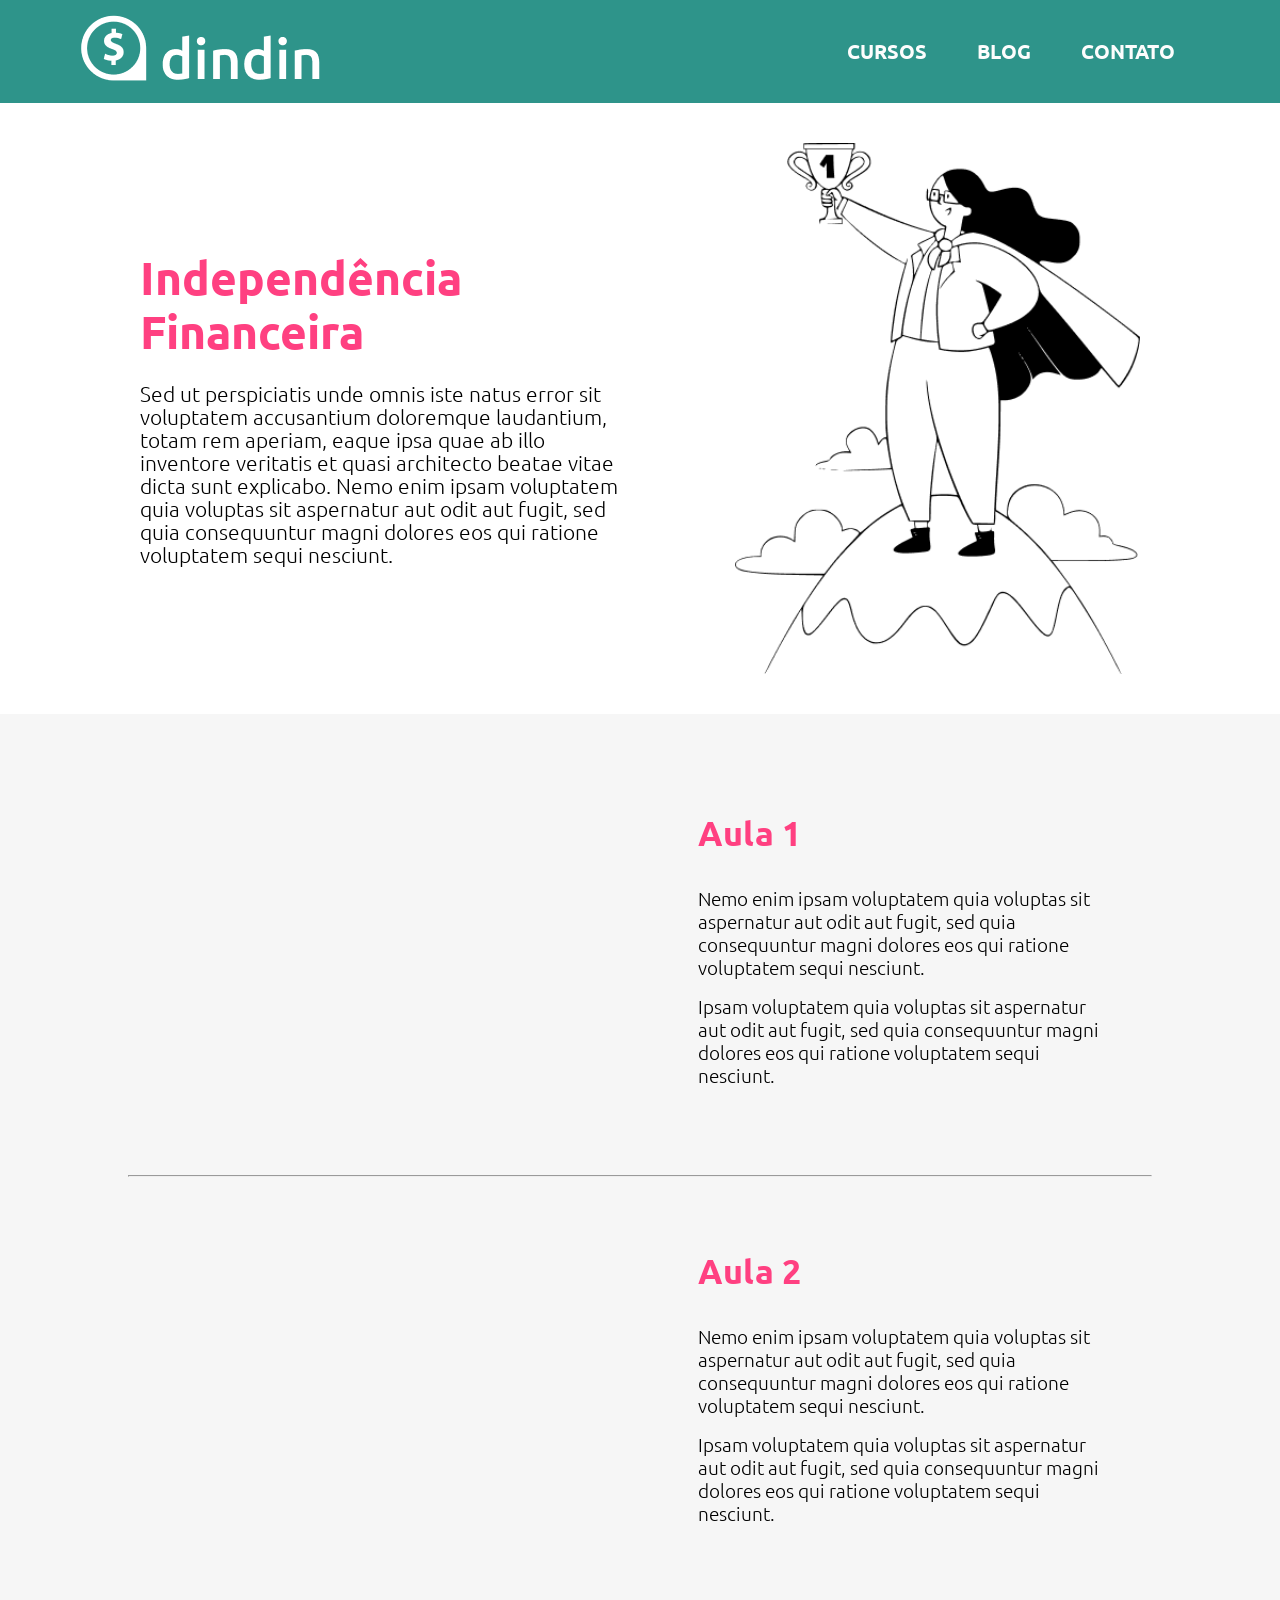
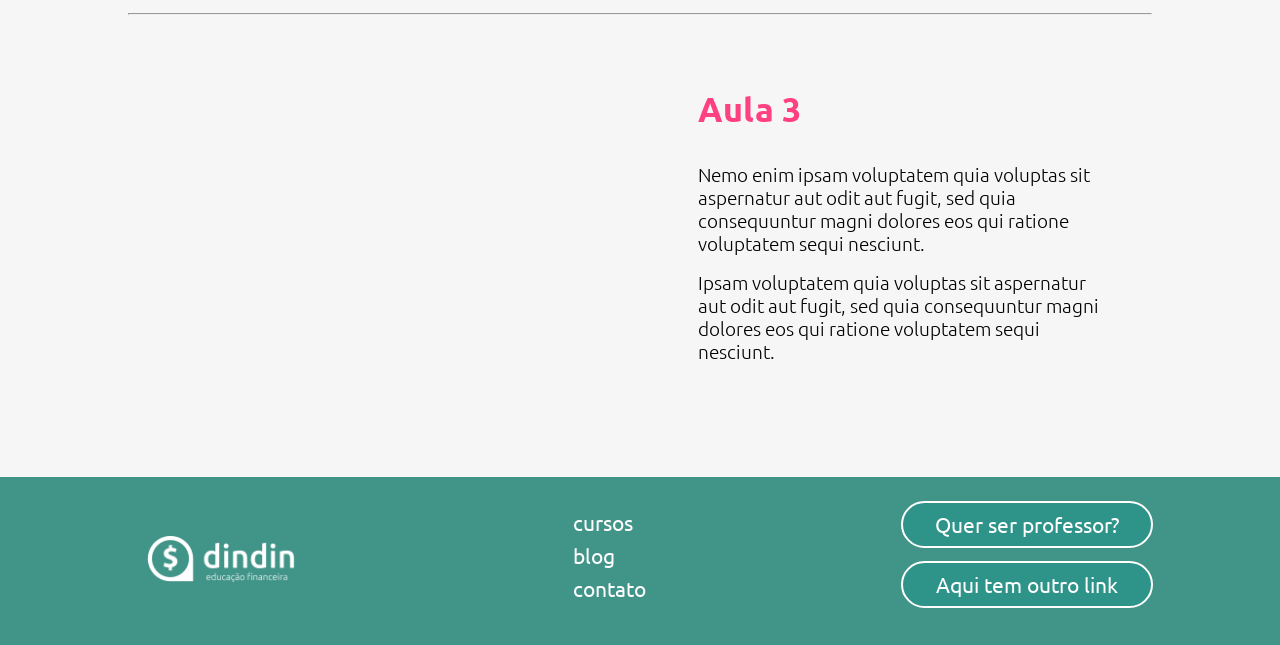
<file: paginas/curso/independencia.html>
<!DOCTYPE html>
<html lang="pt-br">

<head>
  <meta charset="UTF-8">
  <meta http-equiv="X-UA-Compatible" content="IE=edge">
  <meta name="viewport" content="width=device-width, initial-scale=1.0">
  <link rel="stylesheet" href="./style.css">
  <link rel="stylesheet" href="../../css/reutilizaveis.css">
  <link rel="preconnect" href="https://fonts.googleapis.com">
  <link rel="preconnect" href="https://fonts.gstatic.com" crossorigin>
  <link
    href="https://fonts.googleapis.com/css2?family=Ubuntu:ital,wght@0,300;0,400;0,500;1,300;1,400;1,700&display=swap"
    rel="stylesheet">
  <title>Curso</title>
</head>

<body>
  <header class="header">
    <div class="logo">
        <a href="../../index.html" class="">
            <img src="../../img/logo-header.png" alt="logo dindin" >
        </a>
    </div>
    <nav class="navigation">
        <input type="checkbox" class="toggle-menu">
        <div class="hamburguer"></div>
        <ul class="menu">
            <li><a href="../cursos/index.html">CURSOS</a></li>
            <li><a href="../blog/index.html">BLOG</a></li>
            <li><a href="../contato/index.html">CONTATO</a></li>
        </ul>
    </nav>
</header>
    <div class="banner">
      <div class="banner__description">
        <h1>Independência Financeira</h1>
        <p>Sed ut perspiciatis unde omnis iste natus error sit voluptatem accusantium doloremque laudantium,
          totam rem aperiam, eaque ipsa quae ab illo inventore veritatis et quasi architecto beatae vitae
          dicta sunt explicabo. Nemo enim ipsam voluptatem quia voluptas sit aspernatur aut odit aut fugit,
          sed quia consequuntur magni dolores eos qui ratione voluptatem sequi nesciunt. </p>
      </div>
      <img class="banner__illustration" src="../../img/ilustra-independencia.png" alt="">
    </div>
  <main>
    <body>
      <main>
        <section class="container">
          <article class="course-container">
            <div class="course-info">
              <div class="course-info__video">
                <iframe id="video" src="https://www.youtube.com/embed/VFKoXyyzfFw" title="YouTube video player" frameborder="0"
                  allow="accelerometer; autoplay; clipboard-write; encrypted-media; gyroscope; picture-in-picture"
                  allowfullscreen></iframe>
              </div>
              <div class="course-info__text">
                <h2>Aula 1</h2>

                <p>Nemo enim ipsam voluptatem quia voluptas sit aspernatur aut odit aut fugit, sed quia consequuntur
                  magni dolores eos qui ratione voluptatem sequi nesciunt.</p>

                  <p>Ipsam voluptatem quia voluptas sit aspernatur aut odit aut fugit, sed quia consequuntur magni
                  dolores eos qui ratione voluptatem sequi nesciunt.
                </p>
              </div>
            </div>
            <hr>
            <div class="course-info">
              <div class="course-info__video">
                <iframe src="https://www.youtube.com/embed/VFKoXyyzfFw" title="YouTube video player" frameborder="0"
                  allow="accelerometer; autoplay; clipboard-write; encrypted-media; gyroscope; picture-in-picture"
                  allowfullscreen></iframe>
              </div>
              <div class="course-info__text">
                <h2>Aula 2</h2>

                <p>Nemo enim ipsam voluptatem quia voluptas sit aspernatur aut odit aut fugit, sed quia consequuntur
                  magni dolores eos qui ratione voluptatem sequi nesciunt.</p>

                  <p>Ipsam voluptatem quia voluptas sit aspernatur aut odit aut fugit, sed quia consequuntur magni
                  dolores eos qui ratione voluptatem sequi nesciunt.
                </p>
              </div>
            </div>
            <hr>
            <div class="course-info">
              <div class="course-info__video">
                <iframe src="https://www.youtube.com/embed/VFKoXyyzfFw" title="YouTube video player" frameborder="0"
                  allow="accelerometer; autoplay; clipboard-write; encrypted-media; gyroscope; picture-in-picture"
                  allowfullscreen></iframe>
              </div>
              <div class="course-info__text">
                <h2>Aula 3</h2>

                <p>Nemo enim ipsam voluptatem quia voluptas sit aspernatur aut odit aut fugit, sed quia consequuntur
                  magni dolores eos qui ratione voluptatem sequi nesciunt.</p>

                  <p>Ipsam voluptatem quia voluptas sit aspernatur aut odit aut fugit, sed quia consequuntur magni
                  dolores eos qui ratione voluptatem sequi nesciunt.
                </p>
              </div>
            </div>
          </article>
        </section>
      </main>
    </body>
  </main>
  <footer class="footer">
    <div class="footer__logo">
      <img class="img-responsive " src="./../../img/logo-footer.png" alt="Logo da Didin Educação financeira">
    </div>

    <ul class="footer__nav">
      <li><a href="../cursos/index.html" class="footer__nav-link">cursos</a></li>
      <li><a href="../blog/index.html" class="footer__nav-link">blog</a></li>
      <li><a href="../contato/index.html" class="footer__nav-link">contato</a></li>
    </ul>

    <div class="footer__others-links">
      <a href="../contato/index.html">Quer ser professor?</a>
      <a href="../../index.html">Aqui tem outro link</a>
    </div>
  </footer>
</body>

</html>
</file>
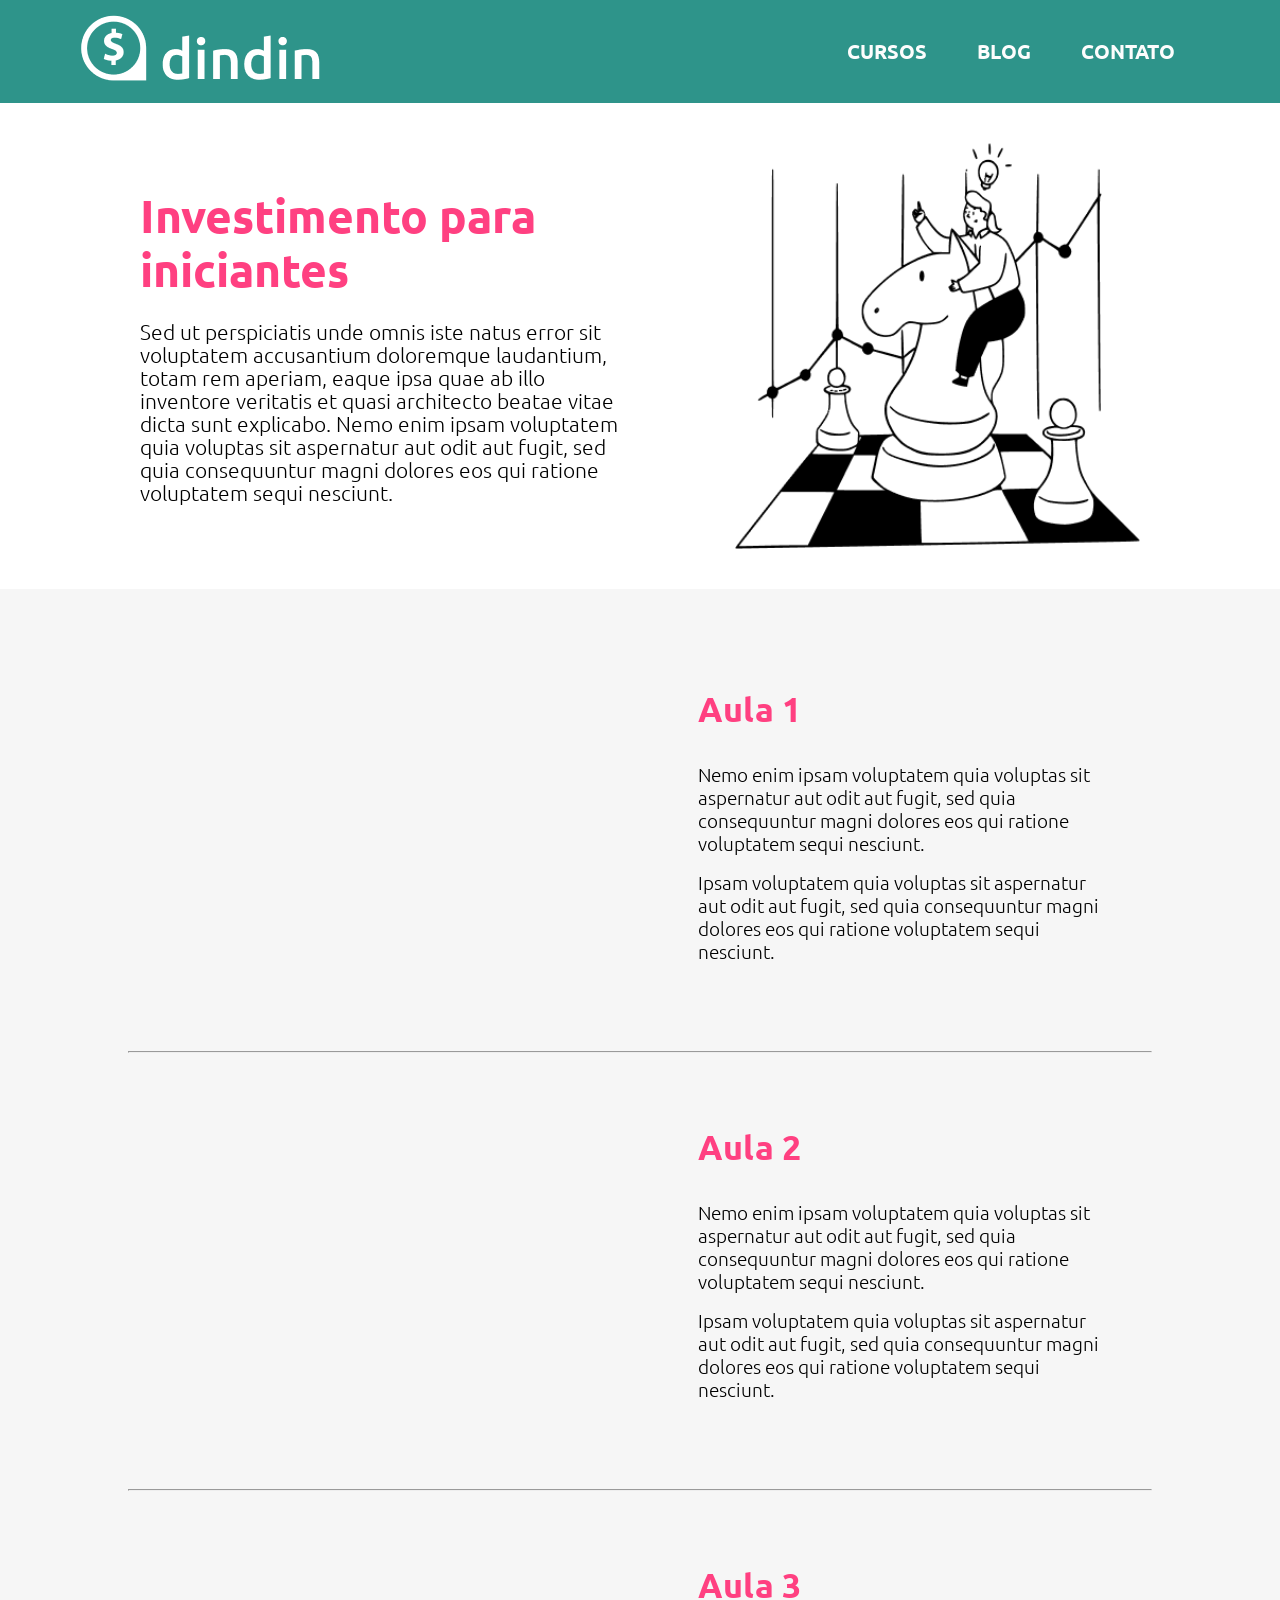
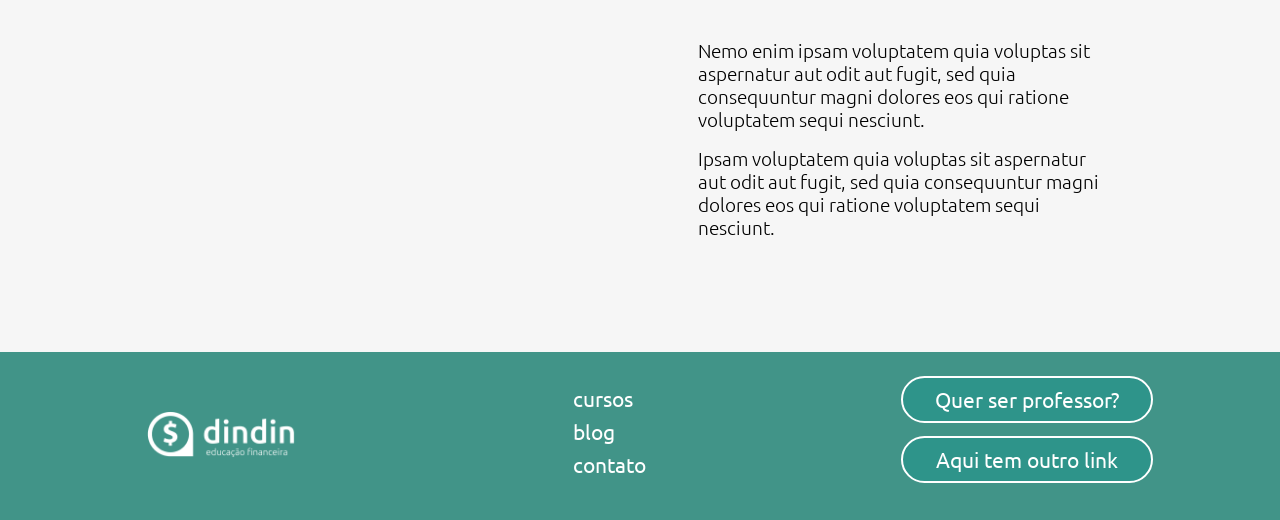
<file: paginas/curso/investimento.html>
<!DOCTYPE html>
<html lang="pt-br">

<head>
  <meta charset="UTF-8">
  <meta http-equiv="X-UA-Compatible" content="IE=edge">
  <meta name="viewport" content="width=device-width, initial-scale=1.0">
  <link rel="stylesheet" href="./style.css">
  <link rel="stylesheet" href="../../css/reutilizaveis.css">
  <link rel="preconnect" href="https://fonts.googleapis.com">
  <link rel="preconnect" href="https://fonts.gstatic.com" crossorigin>
  <link
    href="https://fonts.googleapis.com/css2?family=Ubuntu:ital,wght@0,300;0,400;0,500;1,300;1,400;1,700&display=swap"
    rel="stylesheet">
  <title>Curso</title>
</head>

<body>
  <header class="header">
    <div class="logo">
        <a href="../../index.html" class="">
            <img src="../../img/logo-header.png" alt="logo dindin" >
        </a>
    </div>
    <nav class="navigation">
        <input type="checkbox" class="toggle-menu">
        <div class="hamburguer"></div>
        <ul class="menu">
            <li><a href="../cursos/index.html">CURSOS</a></li>
            <li><a href="../blog/index.html">BLOG</a></li>
            <li><a href="../contato/index.html">CONTATO</a></li>
        </ul>
    </nav>
</header>
    <div class="banner">
      <div class="banner__description">
        <h1>Investimento para iniciantes</h1>
        <p>Sed ut perspiciatis unde omnis iste natus error sit voluptatem accusantium doloremque laudantium,
          totam rem aperiam, eaque ipsa quae ab illo inventore veritatis et quasi architecto beatae vitae
          dicta sunt explicabo. Nemo enim ipsam voluptatem quia voluptas sit aspernatur aut odit aut fugit,
          sed quia consequuntur magni dolores eos qui ratione voluptatem sequi nesciunt. </p>
      </div>
      <img class="banner__illustration" src="../../img/ilustra-poupando.png" alt="">
    </div>
  <main>
    <body>
      <main>
        <section class="container">
          <article class="course-container">
            <div class="course-info">
              <div class="course-info__video">
                <iframe id="video" src="https://www.youtube.com/embed/VFKoXyyzfFw" title="YouTube video player" frameborder="0"
                  allow="accelerometer; autoplay; clipboard-write; encrypted-media; gyroscope; picture-in-picture"
                  allowfullscreen></iframe>
              </div>
              <div class="course-info__text">
                <h2>Aula 1</h2>

                <p>Nemo enim ipsam voluptatem quia voluptas sit aspernatur aut odit aut fugit, sed quia consequuntur
                  magni dolores eos qui ratione voluptatem sequi nesciunt.</p>

                  <p>Ipsam voluptatem quia voluptas sit aspernatur aut odit aut fugit, sed quia consequuntur magni
                  dolores eos qui ratione voluptatem sequi nesciunt.
                </p>
              </div>
            </div>
            <hr>
            <div class="course-info">
              <div class="course-info__video">
                <iframe src="https://www.youtube.com/embed/VFKoXyyzfFw" title="YouTube video player" frameborder="0"
                  allow="accelerometer; autoplay; clipboard-write; encrypted-media; gyroscope; picture-in-picture"
                  allowfullscreen></iframe>
              </div>
              <div class="course-info__text">
                <h2>Aula 2</h2>

                <p>Nemo enim ipsam voluptatem quia voluptas sit aspernatur aut odit aut fugit, sed quia consequuntur
                  magni dolores eos qui ratione voluptatem sequi nesciunt.</p>

                  <p>Ipsam voluptatem quia voluptas sit aspernatur aut odit aut fugit, sed quia consequuntur magni
                  dolores eos qui ratione voluptatem sequi nesciunt.
                </p>
              </div>
            </div>
            <hr>
            <div class="course-info">
              <div class="course-info__video">
                <iframe src="https://www.youtube.com/embed/VFKoXyyzfFw" title="YouTube video player" frameborder="0"
                  allow="accelerometer; autoplay; clipboard-write; encrypted-media; gyroscope; picture-in-picture"
                  allowfullscreen></iframe>
              </div>
              <div class="course-info__text">
                <h2>Aula 3</h2>

                <p>Nemo enim ipsam voluptatem quia voluptas sit aspernatur aut odit aut fugit, sed quia consequuntur
                  magni dolores eos qui ratione voluptatem sequi nesciunt.</p>

                  <p>Ipsam voluptatem quia voluptas sit aspernatur aut odit aut fugit, sed quia consequuntur magni
                  dolores eos qui ratione voluptatem sequi nesciunt.
                </p>
              </div>
            </div>
          </article>
        </section>
      </main>
    </body>
  </main>
  
  <footer class="footer">
    <div class="footer__logo">
      <a href="../../index.html">
          <img class="img-responsive " src="./../../img/logo-footer.png" alt="Logo da Didin Educação financeira">
      </a>
    </div>

    <ul class="footer__nav">
      <li><a href="../cursos/index.html" class="footer__nav-link">cursos</a></li>
      <li><a href="../blog/index.html" class="footer__nav-link">blog</a></li>
      <li><a href="../contato/index.html" class="footer__nav-link">contato</a></li>
    </ul>

    <div class="footer__others-links">
      <a href="../contato/index.html">Quer ser professor?</a>
      <a href="../../index.html">Aqui tem outro link</a>
    </div>
  </footer>
</body>

</html>
</file>
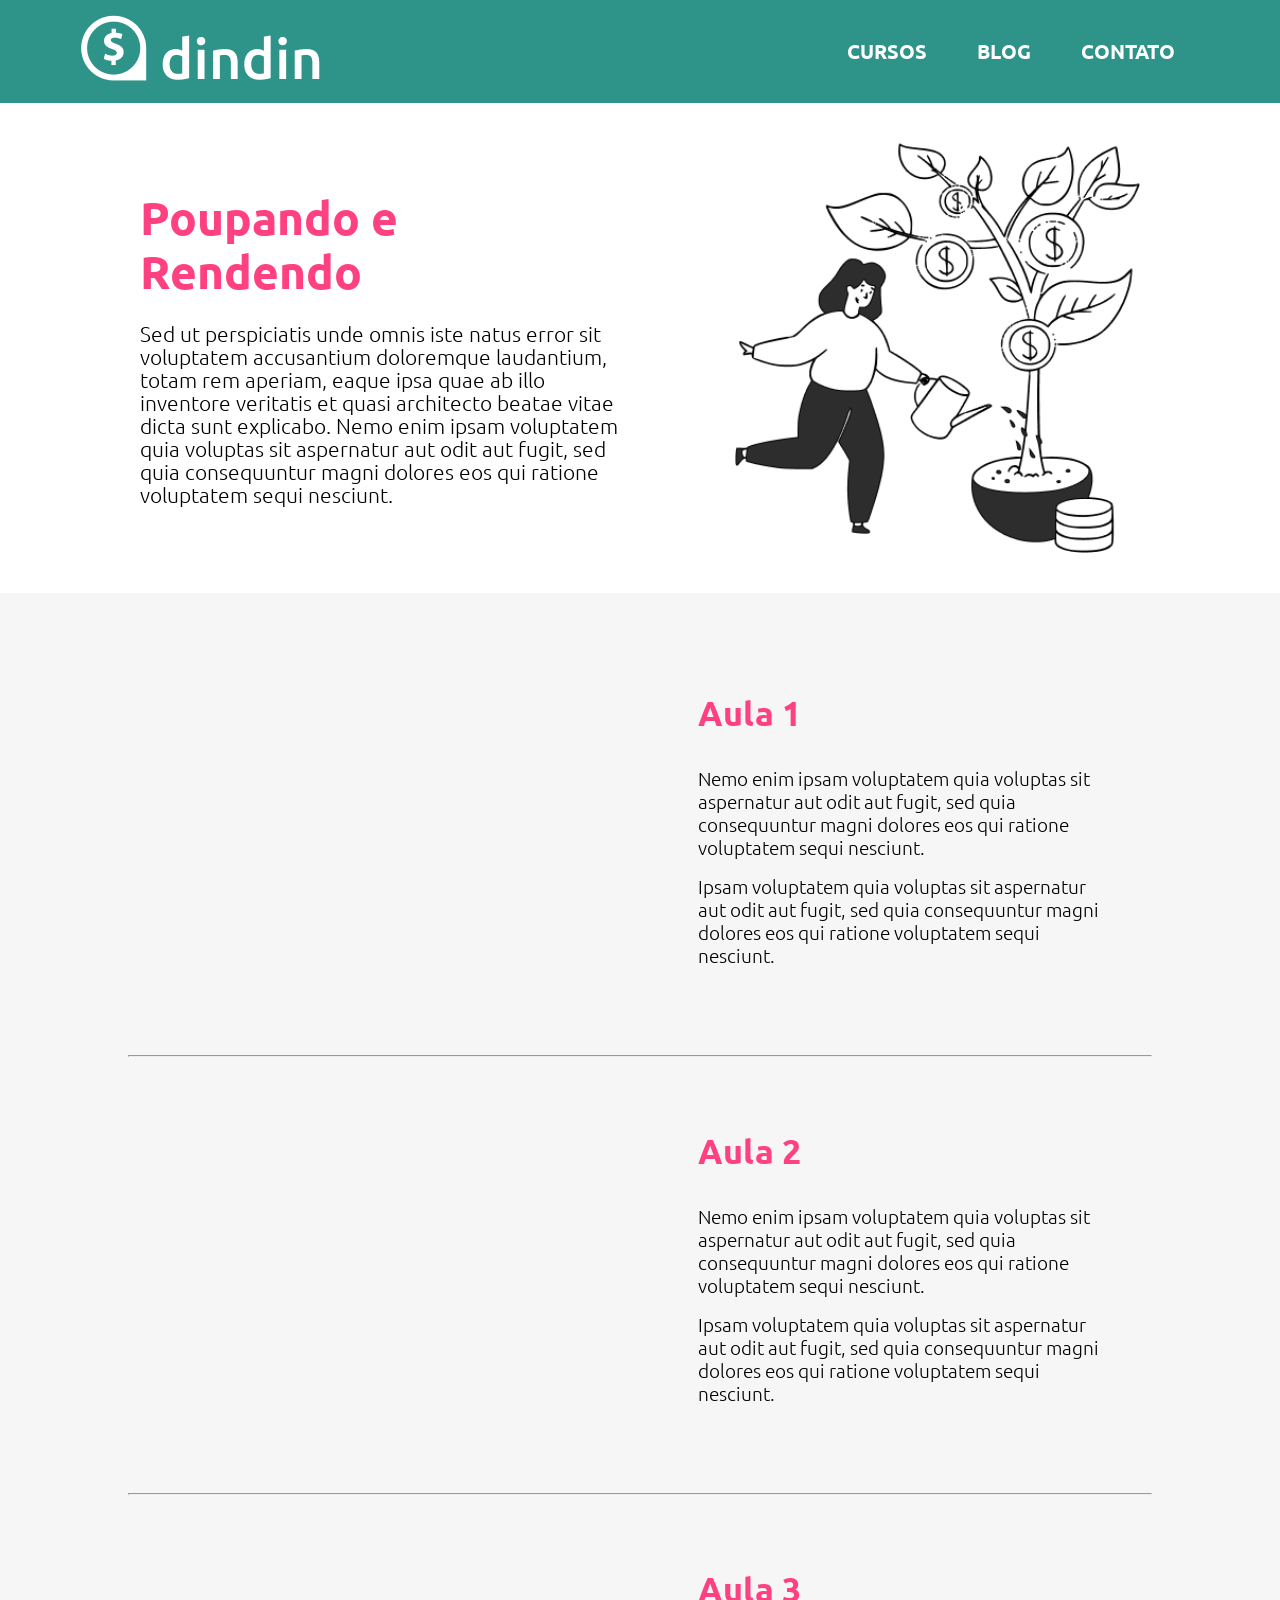
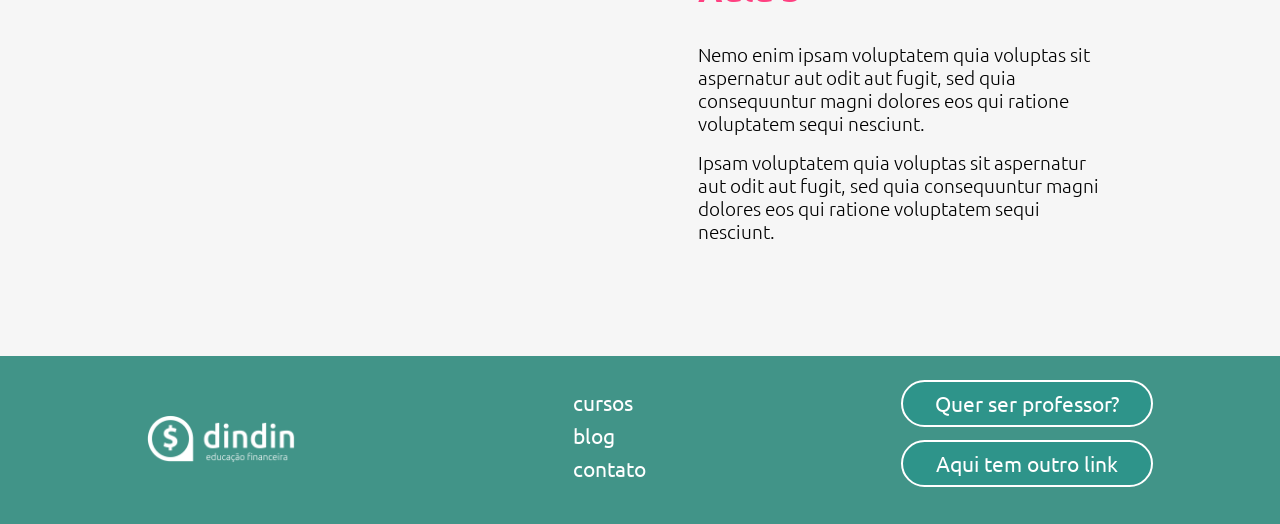
<file: paginas/curso/poupando.html>
<!DOCTYPE html>
<html lang="pt-br">

<head>
  <meta charset="UTF-8">
  <meta http-equiv="X-UA-Compatible" content="IE=edge">
  <meta name="viewport" content="width=device-width, initial-scale=1.0">
  <link rel="stylesheet" href="./style.css">
  <link rel="stylesheet" href="../../css/reutilizaveis.css">
  <link rel="preconnect" href="https://fonts.googleapis.com">
  <link rel="preconnect" href="https://fonts.gstatic.com" crossorigin>
  <link
    href="https://fonts.googleapis.com/css2?family=Ubuntu:ital,wght@0,300;0,400;0,500;1,300;1,400;1,700&display=swap"
    rel="stylesheet">
  <title>Curso</title>
</head>

<body>
  <header class="header">
    <div class="logo">
        <a href="../../index.html" class="">
            <img src="../../img/logo-header.png" alt="logo dindin" >
        </a>
    </div>
    <nav class="navigation">
        <input type="checkbox" class="toggle-menu">
        <div class="hamburguer"></div>
        <ul class="menu">
            <li><a href="../cursos/index.html">CURSOS</a></li>
            <li><a href="../blog/index.html">BLOG</a></li>
            <li><a href="../contato/index.html">CONTATO</a></li>
        </ul>
    </nav>
</header>
    <div class="banner">
      <div class="banner__description">
        <h1>Poupando e Rendendo</h1>
        <p>Sed ut perspiciatis unde omnis iste natus error sit voluptatem accusantium doloremque laudantium,
          totam rem aperiam, eaque ipsa quae ab illo inventore veritatis et quasi architecto beatae vitae
          dicta sunt explicabo. Nemo enim ipsam voluptatem quia voluptas sit aspernatur aut odit aut fugit,
          sed quia consequuntur magni dolores eos qui ratione voluptatem sequi nesciunt. </p>
      </div>
      <img class="banner__illustration" src="../../img/ilustra-investimento.png" alt="">
    </div>
  <main>
    <body>
      <main>
        <section class="container">
          <article class="course-container">
            <div class="course-info">
              <div class="course-info__video">
                <iframe id="video" src="https://www.youtube.com/embed/VFKoXyyzfFw" title="YouTube video player" frameborder="0"
                  allow="accelerometer; autoplay; clipboard-write; encrypted-media; gyroscope; picture-in-picture"
                  allowfullscreen></iframe>
              </div>
              <div class="course-info__text">
                <h2>Aula 1</h2>

                <p>Nemo enim ipsam voluptatem quia voluptas sit aspernatur aut odit aut fugit, sed quia consequuntur
                  magni dolores eos qui ratione voluptatem sequi nesciunt.</p>

                  <p>Ipsam voluptatem quia voluptas sit aspernatur aut odit aut fugit, sed quia consequuntur magni
                  dolores eos qui ratione voluptatem sequi nesciunt.
                </p>
              </div>
            </div>
            <hr>
            <div class="course-info">
              <div class="course-info__video">
                <iframe src="https://www.youtube.com/embed/VFKoXyyzfFw" title="YouTube video player" frameborder="0"
                  allow="accelerometer; autoplay; clipboard-write; encrypted-media; gyroscope; picture-in-picture"
                  allowfullscreen></iframe>
              </div>
              <div class="course-info__text">
                <h2>Aula 2</h2>

                <p>Nemo enim ipsam voluptatem quia voluptas sit aspernatur aut odit aut fugit, sed quia consequuntur
                  magni dolores eos qui ratione voluptatem sequi nesciunt.</p>

                  <p>Ipsam voluptatem quia voluptas sit aspernatur aut odit aut fugit, sed quia consequuntur magni
                  dolores eos qui ratione voluptatem sequi nesciunt.
                </p>
              </div>
            </div>
            <hr>
            <div class="course-info">
              <div class="course-info__video">
                <iframe src="https://www.youtube.com/embed/VFKoXyyzfFw" title="YouTube video player" frameborder="0"
                  allow="accelerometer; autoplay; clipboard-write; encrypted-media; gyroscope; picture-in-picture"
                  allowfullscreen></iframe>
              </div>
              <div class="course-info__text">
                <h2>Aula 3</h2>

                <p>Nemo enim ipsam voluptatem quia voluptas sit aspernatur aut odit aut fugit, sed quia consequuntur
                  magni dolores eos qui ratione voluptatem sequi nesciunt.</p>

                  <p>Ipsam voluptatem quia voluptas sit aspernatur aut odit aut fugit, sed quia consequuntur magni
                  dolores eos qui ratione voluptatem sequi nesciunt.
                </p>
              </div>
            </div>
          </article>
        </section>
      </main>
    </body>
  </main>
  <footer class="footer">
    <div class="footer__logo">
      <img class="img-responsive " src="./../../img/logo-footer.png" alt="Logo da Didin Educação financeira">
    </div>

    <ul class="footer__nav">
      <li><a href="../cursos/index.html" class="footer__nav-link">cursos</a></li>
      <li><a href="../blog/index.html" class="footer__nav-link">blog</a></li>
      <li><a href="../contato/index.html" class="footer__nav-link">contato</a></li>
    </ul>

    <div class="footer__others-links">
      <a href="../contato/index.html">Quer ser professor?</a>
      <a href="../../index.html">Aqui tem outro link</a>
    </div>
  </footer>
</body>

</html>
</file>
<file: css/style.css>
/* CSS Homepage */

*{
    padding: 0;
    margin: 0;
    box-sizing: border-box;
    font-family: 'Ubuntu', sans-serif;
}

main{
    width: 100%;
}

.banner{
    display: flex;
    justify-content: space-between;
    align-items: center;
    height: 80%;
}

.banner__text{
    padding-left: 10%;
}

 .banner__text h1{
    max-width: 80% ;
    font-style: normal;
    font-weight: bold;
    font-size: min(3.75rem, 5vw);
    line-height: 69px;
    color: #FF4081;
}

 .banner p{
    max-width: 60%;
    padding-top: 1.5rem;
    font-size: min(1.6rem, 3vw);
    line-height: 31px;
    color: #555555;
}

.banner__image img{
    max-width: 90%;
    padding-top: 2.5rem;
    padding-right: 2rem;
}

 .btn--outline{
    cursor: pointer;
    margin-top: 2.2rem;
    padding: 0.6rem 2.1rem;
    border: 2px solid #FF4081;
    border-radius: 62px;
    color: #FF4081;
    font-size: min(1.6rem, 3vw);
    line-height: 31px;
    background-color: transparent;
    transition: 300ms;
}

 .btn--outline:hover{
    background-color: #FF4081;
    color: #FDFDFD;;
}

.section-courses{
    padding: 5% 0;
    background: #F7F7F7;
    width: 100%;

}

.card-container{
    width: 100%;
    display: flex;
    justify-content: center;
    align-items: center;
    background: #F7F7F7;
    flex-wrap: wrap;
}

.card-container__info{
    width: 30%;
    padding: 0 2%;
    min-width: 272px;
}

.card-container__img{
    text-align: center;
    padding-bottom: 2.5rem;
}

.card-container__img img{
    height: 40vh;
    max-height: 300px;
    max-width: 300px;
}

.card-container__text{
    text-align: center;
}

.card-container__text h3{
    font-weight: 500;
    font-size: min(1.4rem, 6vw);
    line-height: 40px;
    color: #FF4081;
    text-align: center;
    margin-bottom: 8%;
}

.card-container__text p{
    width: 100%;
    font-weight: 300;
    font-size: min(1.1rem, 4.8vw);
    line-height: 20px;
    text-align: center;
    color: #000000;
    margin-bottom: 2rem;
}

.btn__courses{
    cursor: pointer;
    padding: 0.9rem 2.5rem;
    background: #FF4081;
    border-radius: 62px;
    font-size: min(1.1rem, 5vw);
    line-height: 23px;
    text-align: center;
    color: #FFFFFF;
    border: none;
    margin-top: 2.56rem;
    transition: 300ms ease-in-out;
}


.btn__courses:hover{
    background-color: #FDFDFD;
    color: #FF4081;
    border:2.5px solid #FF4081;
}

hr{
    display: none;
}


.coments-container{
    height: 80%;
}

.coments-container__title{
    margin-top: 5%;
    margin-left: 10%;
    font-weight: bold;
    font-size: min(2.3rem, 4vw);
    line-height: 60px;
    color: #009688;
}

 .coments-container__people{
    display: flex;
    margin: 5% 5% 8% 8%;
}

 .people__first{
    display: flex;
    margin-top: 8%;
}

 .people__second{
    display: flex;
    margin-top: 8%;
}

 .people__text{
    width:70%;
    padding-bottom: 5%;
    margin-left: 3%;
    text-align: left;
    font-weight: 300;
    font-size: min(1.1rem, 3vw);
    line-height: 25px;
}

 .people__text h6{
    margin-top: 10px;
    font-weight: 700;
    font-size: min(1rem, 3vw);
    line-height: 25px;
}

 .info-container{
    display: flex;
    flex-direction: column;
    height: 80%;
    background: #F7F7F7;
    
}

 .info-container__flex{
    display: flex;
    justify-content: space-evenly;
    align-items: center;
    margin: 0 8%;
}

.info-container__flex a{
    color: #000000;
}

 .info-container__title{
    margin-top: 5%;
    margin-bottom: 5%;
    margin-left: 10%;;
    font-weight: bold;
    font-size: min(2.3rem, 4vw);
    line-height: 60px;
    color: #009688;
}

 .info-content {
    padding: 3% 3%;
    margin: 0 auto;
    transition: 0.5s all;
 }

 .info-container a:hover{
     transform: scale(1.05);
 }

 .info-content img{
    background: #C4C4C4;
    height: 193px;
    width: 100%;
}

 .info-content h3{
    font-weight: 700;
    font-size: min(1.7rem, 4vw);
    line-height: 31px;
    color: #009688;
}

 .info-content p{
    width: 100%;
    height:0%;
    font-weight: 300;
    font-size: min(1.1rem, 4vw);
    line-height: 21px;
}

.info-container button{
    align-self: center;
    margin-bottom: 5%;
}

.btn--post{
    align-self: center;
    margin-bottom: 5%;
}

@media screen and (max-width: 1224px) {
    .banner__text h1{
        line-height: 65px;
    }
    .card-container__text h3{
        font-size: min(1.2rem, 5vw);
        margin-bottom: 2rem;
    }
    .card-container__img img{
        height: 40vh;
        width: auto;
    }
}
 

@media screen and (max-width:1140px) {   
    .banner__text h1{
        width:90%
    }
    
     .banner p{
        max-width: 85%;
    }
}

@media screen and (max-width:1050px) {
    .banner h1{
        line-height: 55px;
    }

    .card-container__info {
        padding: 0%;
        margin: 0 4% 8% 4%;
    }

    .btn--full{
        margin-top: 1.5rem;
    } 
}

@media screen and (max-width: 860px) {
    .banner{
        margin-top: 8%;
        flex-direction: column;
        text-align: center;
    }
    .banner__text{
        padding: 0;
    }

    .banner h1{
        max-width: 100%;
        margin: 0 auto;
        font-size: min(4rem, 7vw);
    }

    .banner p{
        padding-top: 3rem;
        max-width: 100%;
        line-height: 35px;
    }

    .banner__image img{
        max-width: 80%;
        padding-right: 0;
    }

    .card-container__info{
        margin: 4rem 0 4rem 0; 
        min-width: none;
        flex-direction: row;
    } 
    hr{
        display: block;
        width: 70%;
        height: 3px;
        background: #C4C4C4;
    }
    .btn__courses{
        margin-top: 1.5rem;
    }

    .coments-container{
        padding: 0 5%;
    }

    .coments-container__people{
        flex-direction: column;
        align-items: center;
    }

}

@media screen and (max-width:770px) {
    
    .info-container__flex{
        flex-direction: column;
    }
    .info-content{
        max-width: 70%;
    }
     
}

@media screen and (max-width:670px) {
   .banner__image img{
       max-width: 70%;
   }

   .banner p{
        font-size: min(1.8rem, 4vw);
   }
}

@media screen and (max-width:570px) {

    .banner h1{
        font-size: min(5rem, 8vw);
        line-height: 60px;
    }
  
    .banner p{
        padding-top: 2rem;
         font-size: min(1.5rem, 4vw);
    }
 }


@media screen and (max-width: 460px) {
    .banner h1{
        font-size: min(4rem, 9vw);
        line-height: 50px;
    }
  
    .banner p{
        padding-top: 2rem;
        font-size: min(1.1rem, 5vw);
        line-height: 25px;
    }

    .btn--outline{
        font-size: min(1rem, 4vw);
    }

    .card-container__text h3{
        padding-top: 30px;
    }

    .card-container__text p{
        font-size: min(1.1rem, 5vw);
        margin-bottom: 2rem;      
    }

    .card-container__img{
        padding-bottom: 1rem;
    
    }
    .card-container__img img{
        height: auto;
        width: 180px;
        padding-bottom: 1rem;
    
    }
}

@media screen and (max-width: 400px) {
    .banner h1{
        font-size: min(4rem, 10vw);
        line-height: 45px;
    }

    .people__text{
        font-weight: 300;
        font-size: min(1.1rem, 4vw);
        line-height: 15px;
    } 

}

@media screen and (max-width: 330px) {
    .banner h1{
        font-size: min(4rem, 12vw);
        line-height: 45px;
    }

    .btn--outline{
        font-size: min(1rem, 5vw);
    }

    .card-container__info{
        width: 220px;
        min-width: none;
    }

    .people__text{
        text-align: center;
    }

    .info-content h3{
        font-size: min(1.7rem, 5vw);
        line-height: 20px;
        text-align: center;
    }
    
     .info-content p{
        font-size: min(1rem, 5vw);
        line-height: 21px;
        text-align: center;
    }


}   

@media screen and (max-width: 280px) {
    .container__course{
        padding-top: 2rem;
    }

}
</file>
<file: css/reutilizaveis.css>
*{
    padding: 0;
    margin: 0;
    box-sizing: border-box;
    font-family: 'Ubuntu', sans-serif;
}

li{
    list-style: none;
}

a{
    text-decoration: none;
}


/* CSS Navbar */

.header{
  position: relative;
  width: 100%;
  display: flex;
  justify-content: space-between;
  align-items: center;
  background-color: #2E948A;
  padding: 0 80px;
  transition: 0.3s;
}

.logo a{
  display: block;
}

.logo a img{
  display: block;
  width: 100%;
}

.navigation{
  display: flex;
  justify-content: space-between;
  align-items: center;
}

.menu{
  display: flex;
  justify-content: center;
  flex-direction: row;
  align-items: center;
  z-index: 1;
  transition: 0.5s;
}

.menu li{
  list-style-type: none;
}

.menu li a{
  color: #FDFDFD;
  text-decoration: none;
  display: block;
  padding: 40px 25px;
  font-weight: bold;
  font-size: 20px;
  line-height: 23px;
  transition: 0.3s;
}

.menu li a:hover{
  transform: scale(1.1);
}

.hamburguer{
  position: relative;
  width:30px;
  height: 4px;
  background: #FDFDFD;
  border-radius: 10px;
  cursor: pointer;
  z-index: 2;
  transition: 0.3s;
}

.hamburguer::before, .hamburguer::after{
  content: "";
  position: absolute;
  height: 4px;
  right: 0;
  background: #FDFDFD;
  border-radius: 10px;
  transition: 0.3s;
}

.hamburguer::before{
  top: -10px;
  width: 20px;
}

.hamburguer::after{
  top: 10px;
  width: 25px;
}

.toggle-menu{
  position: absolute;
  width: 30px;
  height: 100%;
  z-index: 3;
  cursor: pointer;
  opacity: 0;
}

.hamburguer,
.toggle-menu{
  display: none;
}

.navigation input:checked ~ .hamburguer{
  background: transparent;
}

.navigation input:checked ~ .hamburguer::before{
  top: 0;
  transform: rotate(-45deg);
  width: 30px;
}

.navigation input:checked ~ .hamburguer::after{
  top:0;
  transform: rotate(45deg);
  width: 30px;
}

.navigation input:checked ~ .menu{
  right: 0;
}



/* Fim CSS Navbar */

.color-green{
    color: #009688;
}

.banner{
    display: flex;
    align-items: center;
    width: 100%;
    justify-content: space-evenly;
    background-color: #FFFFFF;
    padding: 2.5rem 2rem;
}

.banner__description{
    width: 40%;
}

.banner__description h1{
    font-weight: bold;
    font-size: min(2.9rem,6vw);
    line-height: 54px;
    margin-bottom: 1.5rem;
}
.banner__description p{
    font-weight: 300;
    font-size: min(1.3rem, 4vw);
    line-height: 23px;
}
.banner__illustration{
    width: 40%;
    max-width: 405px;
    min-width: 160px;
}

.footer{
    width: 100%;
    background: #419488;
    display: flex;
    justify-content:space-around;
    padding: 1.5rem 0 1.5rem 0;
    align-items: center;
}
.footer__logo{
    text-align: center;
}
.footer__logo img{
    width: 80%;
    min-width: 130px;
    max-width: 190px;
}

.footer__nav li{
    margin-bottom: 10px;
    transition: 0.5s all;
}

.footer__nav li:hover{
    transform: scale(1.1);
}

.footer__nav-link{   
    font-size: min(1.3rem, 5.5vw);
    line-height: 23px;
    color: #FFFFFF; 
    transition: 0.5s all;
}

.footer__nav-link:hover{   
    color: #ddd4d4;
    text-decoration: underline; 
    font-weight: bolder;
    
}

.footer__others-links{
    display: flex;
    flex-direction: column;
}

.footer__others-links a{
    border: 2px solid #FFFFFF;
    background: linear-gradient(to right, #ffffff 50%, #2E948A 50%);
    transition: all 300ms ease-out;
    background-size: 200% 100%;
    background-position: right bottom;
    box-sizing: border-box;
    border-radius: 62px;
    color: #ffffff;
    font-size: min(1.3rem, 4vw);
    text-align: center;
    margin-bottom: 0.8rem;
    padding: 0.5rem 2rem;
    
}

.footer__others-links a:hover{
    background-position: left bottom;
    color: #2E948A;
    box-shadow: 0px 0px 10px rgba(0, 0, 0, .2);
    outline: none;
}

@media screen and (max-width: 992px) {
  .hamburguer,
  .toggle-menu{
  display: block;
  }

  .header{
    padding: 10px 20px;
  }

  .menu{
    justify-content: start;
    flex-direction: column;
    align-items: center;
    position: fixed;
    top: 0;
    right: -280px;
    background: #2E948A;
    width: 280px;
    height: 100%;
    padding-top: 65px ;
  }

  .menu li{
    width: 100%;
  }

  .menu li a{
    padding: 30px;
    font-size: 24px;
  }

}



@media screen and (max-width: 900px){
    .banner__description h1{ 
        line-height: 40px;
    }
    
    
}

@media screen and (max-width: 800px){
    .banner{
        flex-direction: column;
    }

    .banner__description{
        width: 70%;
    }
    .banner__description h1{
        text-align: center;  
    }

    .banner__description p{
        text-align: center; 
        margin-bottom: 2rem;
    }

    .footer{
        flex-direction: column;
    }
    .footer__logo img{
        width: 40%;
        
        margin-bottom: 1.5rem;
    }
    .footer__nav{
        margin-bottom: 1.5rem;
        text-align: center;
    }
    .footer__nav-link{   
        font-size: min(1.3rem, 3.5vw);
        line-height: 1.1rem;
    } 
}

@media screen and (max-width:600px) {
  .logo a img{
    display: block;
    width: 90%;
    height: auto;
  }
}


@media screen and (max-width:500px) {
  .logo a img{
    display: block;
    width: 80%;
    height: auto;
  }

  .banner__description{
      width: 90%;
  }
  .banner__description h1{
      margin-bottom: 1rem;
  }

  .banner__description p{
      line-height: 1.2rem;
  }
}

@media screen and (max-width:400px) {
  .logo a img{
    display: block;
    width: 70%;
    height: auto;
  }
  .banner__description p{
    font-weight: 300;
    font-size: min(1.3rem, 4vw);
    line-height: 17px;
}
}
</file>
<file: paginas/blog/style.css>
main{
    width: 100%;
    background: #E5E5E5;
}

.container-article{
    width: 80%;
    margin: 0 auto; 
    padding: 6% 0;
    display: flex;
    flex-wrap: wrap;
    justify-content: space-between;
    
}
.card-article{
    width: 45%;
    margin-bottom: 6%;
    transition: 0.5s all;
}

.card-article>a{
    color: #FF4081;

}

.card-article:hover {
    transform: scale(1.1);
}

.card-article__description h2{
    font-weight: 500;
    font-size: min(1.9rem, 6vw);
    line-height: 28px;
    padding-bottom: 1rem;
    color: #FF4081;
    margin: 2% 0;
    cursor: pointer;
}

.card-article__description p{
    font-weight: 300;
    font-size: min(1.06rem, 4.5vw);
    line-height: 20px;
    color: #000000;
    transition: 0.5s all;
    width: 100%;
}

.card-article:hover .card-article__description h2{
    color: #f50c5a;
}

.card-article__img img{
    background: #C4C4C4;
    height: 250px;;
    width: 100%;
}

@media screen and (max-width: 1350px) {
    .card-article, .card-article__img img{
        width: 450px;
    } 
}

@media screen and (max-width: 1180px) {
    .card-article, .card-article__img img{
        width: 380px;
    } 
}

@media screen and (max-width: 990px) {
    .card-article{
        width: 310px;
        margin: 3% 2%;
    } 

    .card-article, .card-article__img img{
        width: 310px;
        height: auto;
    } 
}

@media screen and (max-width: 844px) {
    .container-article{
        flex-direction: column;
        align-items: center;
    }
    .card-article{
        width: 80%;
        margin-bottom: 4rem;
        justify-content: center;
    } 
    .card-article__img img{
        width: 100%;
        height: 35vh;
    } 
}

@media screen and (max-width:487px) {
    .card-article{
        width: 100%;
    } 
    .card-article__img img{
        height: 25vh;
    }
    
}
</file>
<file: paginas/contato/style.css>
.container{
    padding: 8% 10%;
}

.contact-box{
    display: flex;
    width: 100%;
    justify-content: space-between;
}

.container-form{
    width: 40%;
}

.container h1{
    width: 100%;
    margin-bottom: 2.5rem;
    font-style: normal;
    font-weight: bold;
    font-size: min(3.75rem, 8vw);
    line-height: 4.31rem;
    color: #FF4081;
}

.field1 {
    width: 100%;
    display: block;
    margin-bottom: 1rem;
    padding: 8px;
    background: #FFFFFF;
    border: 1px solid #686868;
    box-sizing: border-box;
    border-radius: 7px;
}

.field2 {
    margin-bottom: 1rem;
    width: 100%;
    height: 160px;
    padding: 8px;
    background: #FFFFFF;
    border: 1px solid #686868;
    box-sizing: border-box;
    border-radius: 7px;
    }

.btn--contact{
    cursor: pointer;
    width: 7.5rem;
    height: 2.5rem;
    background: #FF4081;
    border-radius: 62px;
    font-style: normal;
    font-weight: normal;
    font-size: min(1.2rem, 5vw);
    line-height: 23px;
    text-align: center;
    color: #FFFFFF;
    border: none;
    transition: 300ms ease-in-out;
    }
    
.btn--contact:hover{
    background-color: #FDFDFD;
    color: #FF4081;
    border:2.5px solid #FF4081;
    }

.inside{
    /*height: 90vh;*/
    width: 40%;
}

.inside-responsive{
    display: none;
}

@media screen and (max-width:907px){
    .inside{
        width: 40%;
        height: 40%;
    }
    .contact-box{
        align-items: center;
    }
    .container-form{
        margin-right: 0%;
        width: 45%;
    }
}

@media screen and (max-width:695px){
    .contact-box{
        flex-direction: column;
        text-align: center;
    }
    .container-form{
        width: 80%;
        align-items: center;
        justify-content: center;
    }
    .container h1{
        text-align: center;
    }
    .inside{
        display: none;
    }
    .inside-responsive{
        display: block;
        width: 40%;
        height: 40%;
        margin: 0 auto;
        margin-bottom: 2rem;
    }
}
</file>
<file: paginas/cursos/style.css>
*{
    padding: 0;
    margin: 0;
    box-sizing: border-box;
    font-family: 'Ubuntu', sans-serif;
}

h1{
    margin-top: 2rem;
    font-style: normal;
    font-weight: bold;
    font-size: min(3.75rem, 8vw);
    line-height: 69px;
    color: #FF4081;
}

.Title p{
    font-size: min(1.12rem, 5vw);
    line-height: 20px;

}

.container{
    width: 90%;
    margin: auto;
}

.container__course{
    display: flex;
    flex-direction: column;
    align-items: center;
}

.courses-box {
    display: flex;
    justify-content: space-between;
    align-items: center;
    padding: 8% 8%;
    background: #fff;
}

.courses-box img{
    width: 30%;
    min-width: 200px;
}

.line{
    width: 88%;
    height: 5px;
    background: #C4C4C4;
    align-self: center;
}

.inside {
    padding-left: 8%; 
}

h2 {
    font-style: normal;
    font-weight: bold;
    font-size: min(2.18rem, 6vw);
    line-height: 120px;
    color: #FF4081;
}

.inside p {
    font-size: min(1.12rem, 5vw);
    line-height: 20px;
}

.btn__course{
    cursor: pointer;
    padding: 1rem 3rem;
    background: #419488;
    border-radius: 62px;
    font-style: normal;
    font-weight: normal;
    font-size: min(1.25rem, 5vw);
    line-height: 23px;
    text-align: center;
    color: #FFFFFF;
    border: none;
    margin-top: 7%;
    transition: 300ms ease-in-out;
}

.btn__course:hover{
    background-color: #FDFDFD;
    color: #419488;
    border:2.5px solid #419488;
}

@media screen and (max-width: 1010px) {
    h2 {
        font-style: normal;
        font-weight: bold;
        font-size: min(2rem, 6vw);
        line-height: 50px;
        margin-bottom: 2rem;
        color: #FF4081;
    }  
}


@media screen and (max-width: 900px) {
    h2 {
        font-style: normal;
        font-weight: bold;
        font-size: min(1.6rem, 6vw);
        line-height: 50px;
        margin-bottom: 2rem;
        color: #FF4081;
    } 
    .inside p {
        font-size: min(1rem, 5vw);
        line-height: 20px;
    }      
}

@media screen and (max-width: 750px) {
    .courses-box {
        flex-direction: column-reverse;
        align-items: center;
        justify-content: center;
    }
    
    .inside{
        text-align: center;
        padding: 0;
    }

    .btn__course {
        margin-bottom: 2rem;
    }   
}

@media screen and (max-width: 500px){
    .container__course{
        padding-top: 3rem;
    }
    h1 {
        font-size: min(2.3rem, 9vw);
        line-height: 50px;
    }
    h2 {
        margin-bottom: 2rem;
        line-height: 30px;
        
    } 
    .inside p {
        font-size: min(1rem, 4.5vw);
        line-height: 20px;
    }
    .btn__course{
        padding: 0.5rem 2rem;
    }
}
</file>
<file: paginas/post/style.css>
body{
    width: 100%;
}

.container{
    width: 80%;
    margin: auto;
}

.container__main-title{
    text-align: center;
    color: #FF4081;
    font-weight: 500;
    font-size: 50px;
    font-size: min(3.1rem, 8vw);
    line-height: 45px;
    padding-top: 4.5rem;
    margin-bottom: 16px;
}

.container__paragrafo-date{
    text-align: center;
    color: #9D9D9D;
    font-weight: 300;
    font-size: min(1.2rem, 4vw);
    margin-bottom: 3.5rem;
}


.section-posts__photo{
    margin-bottom: 3rem;
}

.section-posts__photo img{
    width: 100%;
    height: 60vh;
}


.section-posts{
    margin-bottom: 4rem;
}

.section-posts h2, .section-posts h3{
    font-size: min(1.6rem, 5vw);
    color: #419488;
    margin-bottom: 1.5rem;
}

.section-posts__paragraph p{
    font-weight: 300;
    font-size: min(1.1rem, 4vw);
    line-height: 21px;
    font-feature-settings: 'kern' off;
    color: #000000;
    margin-bottom: 1.5rem;
}

/* Conheça os nossos cursos */
.section-courses{
    padding: 5% 0;
    background: #F7F7F7;
    width: 100%;

}
.section-courses>h4{
    font-weight: 500;
    font-size: min(3rem, 8vw);
    line-height: 35px;
    color: #FF4081;
    text-align: center;
    margin-bottom: 8%;
}

.card-container{
    width: 100%;
    display: flex;
    justify-content: center;
    align-items: center;
    background: #F7F7F7;
    flex-wrap: wrap;
}

.card-container__info{
    width: 30%;
    padding: 0 2%;
    min-width: 272px;
}

.card-container__img{
    text-align: center;
    padding-bottom: 2.5rem;
}

.card-container__img img{
    height: 40vh;
    max-height: 300px;
    max-width: 300px;
}

.card-container__text{
    text-align: center;
}

.card-container__text>h3{
    font-weight: 500;
    font-size: min(1.4rem, 6vw);
    line-height: 40px;
    color: #FF4081;
    text-align: center;
    margin-bottom: 8%;
}

.card-container__text>p{
    width: 100%;
    font-weight: 300;
    font-size: min(1.1rem, 4.8vw);
    line-height: 20px;
    text-align: center;
    color: #000000;
    margin-bottom: 2rem;
}

.btn__courses{
    cursor: pointer;
    padding: 0.9rem 2.5rem;
    background: #FF4081;
    border-radius: 62px;
    font-size: min(1.1rem, 5vw);
    line-height: 23px;
    text-align: center;
    color: #FFFFFF;
    border: none;
    margin-top: 2.56rem;
    transition: 300ms ease-in-out;
}


.btn__courses:hover{
    background-color: #FDFDFD;
    color: #FF4081;
    border:2.5px solid #FF4081;
}

hr{
    display: none;
}

/* Media Query */

@media screen and (max-width: 1224px) {

    .card-container__text h3{
        font-size: min(1.2rem, 5vw);
        margin-bottom: 2rem;
    }
    .card-container__img img{
        height: 40vh;
        width: auto;
    }
}

@media screen and (max-width: 969px){
    .card-container__info {
        padding: 0%;
        margin: 0 4% 8% 4%;
    }

    .btn--full{
        margin-top: 1.5rem;
    } 

}

@media screen and (max-width: 720px) {
    .section-posts__photo img{
        width: 100%;
        height: 50vh;
    }
    .card-container__info{
        width: 100%;
        margin: 0 5% 10% 5%;
    } 
     hr{
        display: block;
        width: 70%;
        height: 3px;
        background: #C4C4C4;
        margin-bottom: 10%;
    } 

    .btn__courses{
        padding: 0.7rem 2.2rem;
    }
     
}

@media screen and (max-width: 460px) {
    .card-container__img img{
        height: auto;
        width: 40%;
    }

    .section-posts__photo img{
        width: 100%;
        height: 40vh;
    }
    
}
</file>
<file: paginas/curso/style.css>
main{
    width: 100%; 
    background: #F6F6F6;
    }
    
    .banner__description h1{
      color: #FF4081;  
    }
   
    .container{
      width: 100%;
    }
    
    .course-container{
      background-color:#F6f6f6;
      padding: 2% 10%;
    }
    
    .course-info{
      display:flex;
      align-items: center;
      justify-content: center;
    }
    
    iframe{
      width:462px;
      height:261px;
      margin-right: 4rem;
    }
    
    .course-info__text{
      width: 40%;
      margin: 4.5rem 0;
    }
    
    .course-info__text h2 {
      color: #FF4081;
      font-size: min(2.1rem, 7vw);
      margin-bottom: 2rem;
    }
    
    .course-info__text p{
      font-size: min(1.2rem, 5.5vw);
      margin-bottom: 1rem;
      font-weight: 300;
      line-height: 23px;
    }
    
    @media screen and (max-width: 1010px) {
      iframe{
        width:390px;
        height:240px;
        margin-right: 4rem;
      }
    }

    @media screen and (max-width: 926px) {
      iframe{
        width:360px;
        height:220px;
        margin-right: 2rem;
      }
      .course-info__text{
        width: 50%;
      }
      .course-info__text p{
        line-height: 20px;
      }
      }

      @media screen and (max-width: 862px){
        .course-info{
          flex-direction: column-reverse;
        }
        .course-info__text {
          width: 100%;
          margin-bottom: 2rem;
        }
        iframe{
         width: 500px;
         height: 300px;
        margin-bottom: 4rem;
        }
}

@media screen and (max-width: 740px){
  iframe{
    width:450px; 
  }
}

@media screen and (max-width: 640px){
  iframe{
    width:350px; 
    height:220px;
  }
}

@media screen and (max-width: 500px){
  iframe{
    width:290px; 
    height:190px;
  }
}

@media screen and (max-width: 500px){
  iframe{
    width:250px; 
    height:150px;
  }
}

@media screen and (max-width: 370px){
  iframe{
    width:220px; 
    height:120px;
  }
  .course-info__text p{
    line-height: 17px;
  }
}

@media screen and (max-width: 338px){
  iframe{
    width:200px; 
    height:120px;
  }
  .course-info__text p{
    line-height: 17px;
  }
}

@media screen and (max-width: 300px){
  iframe{
    width:190px; 
    height:120px;
  }
  .course-info__text p{
    line-height: 17px;
  }
}
</file>
